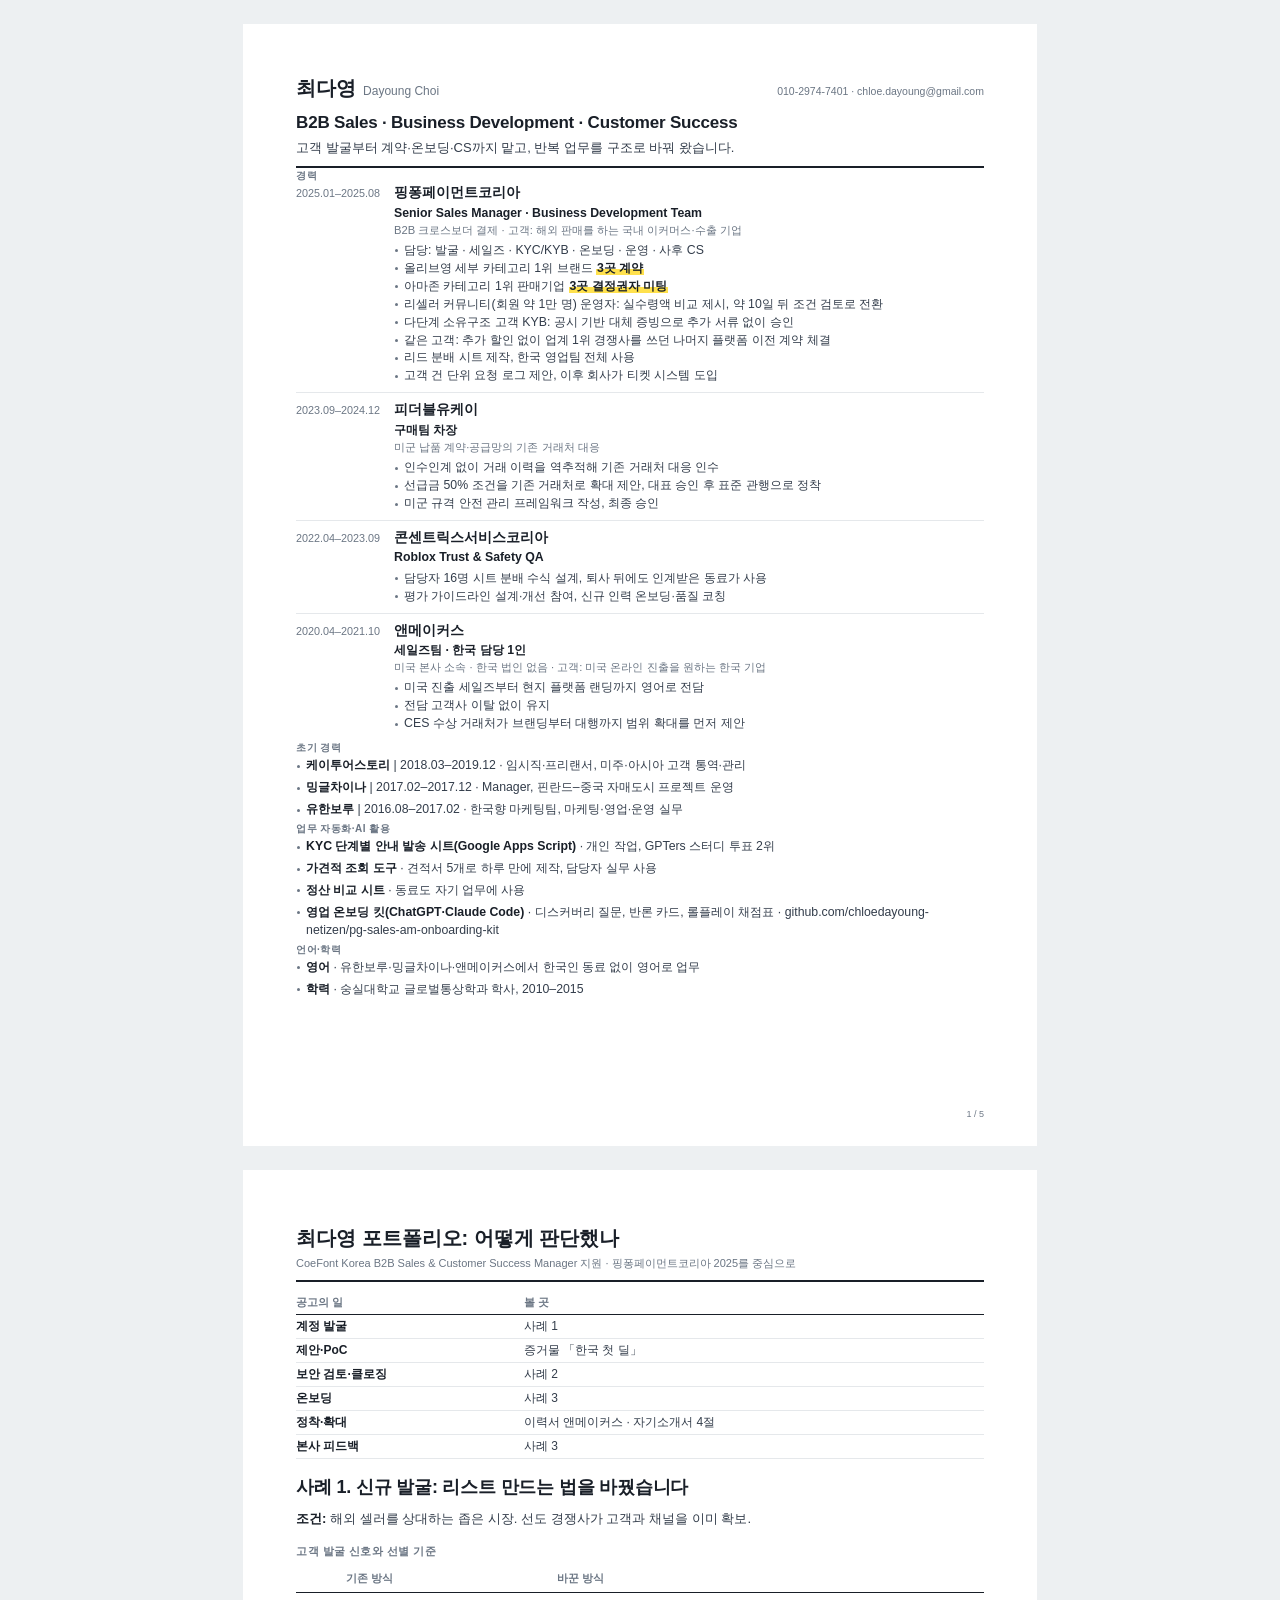
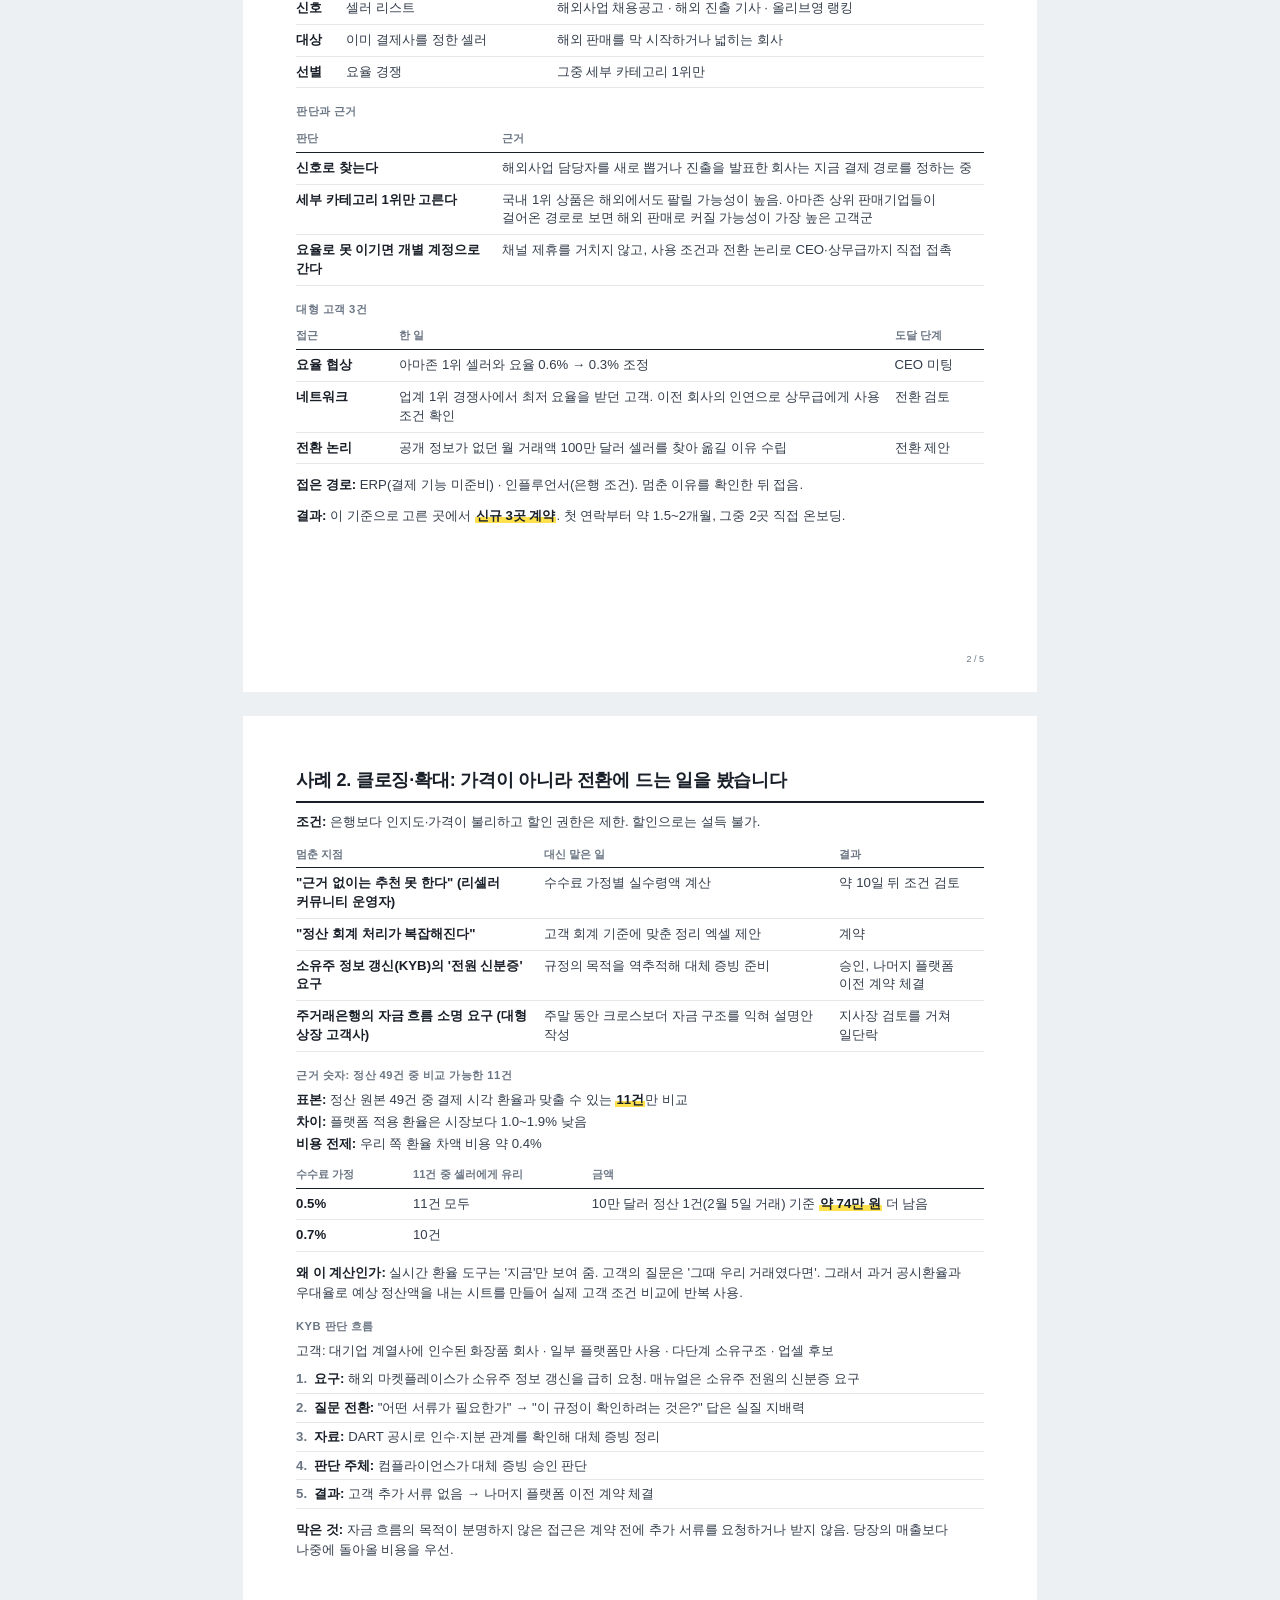
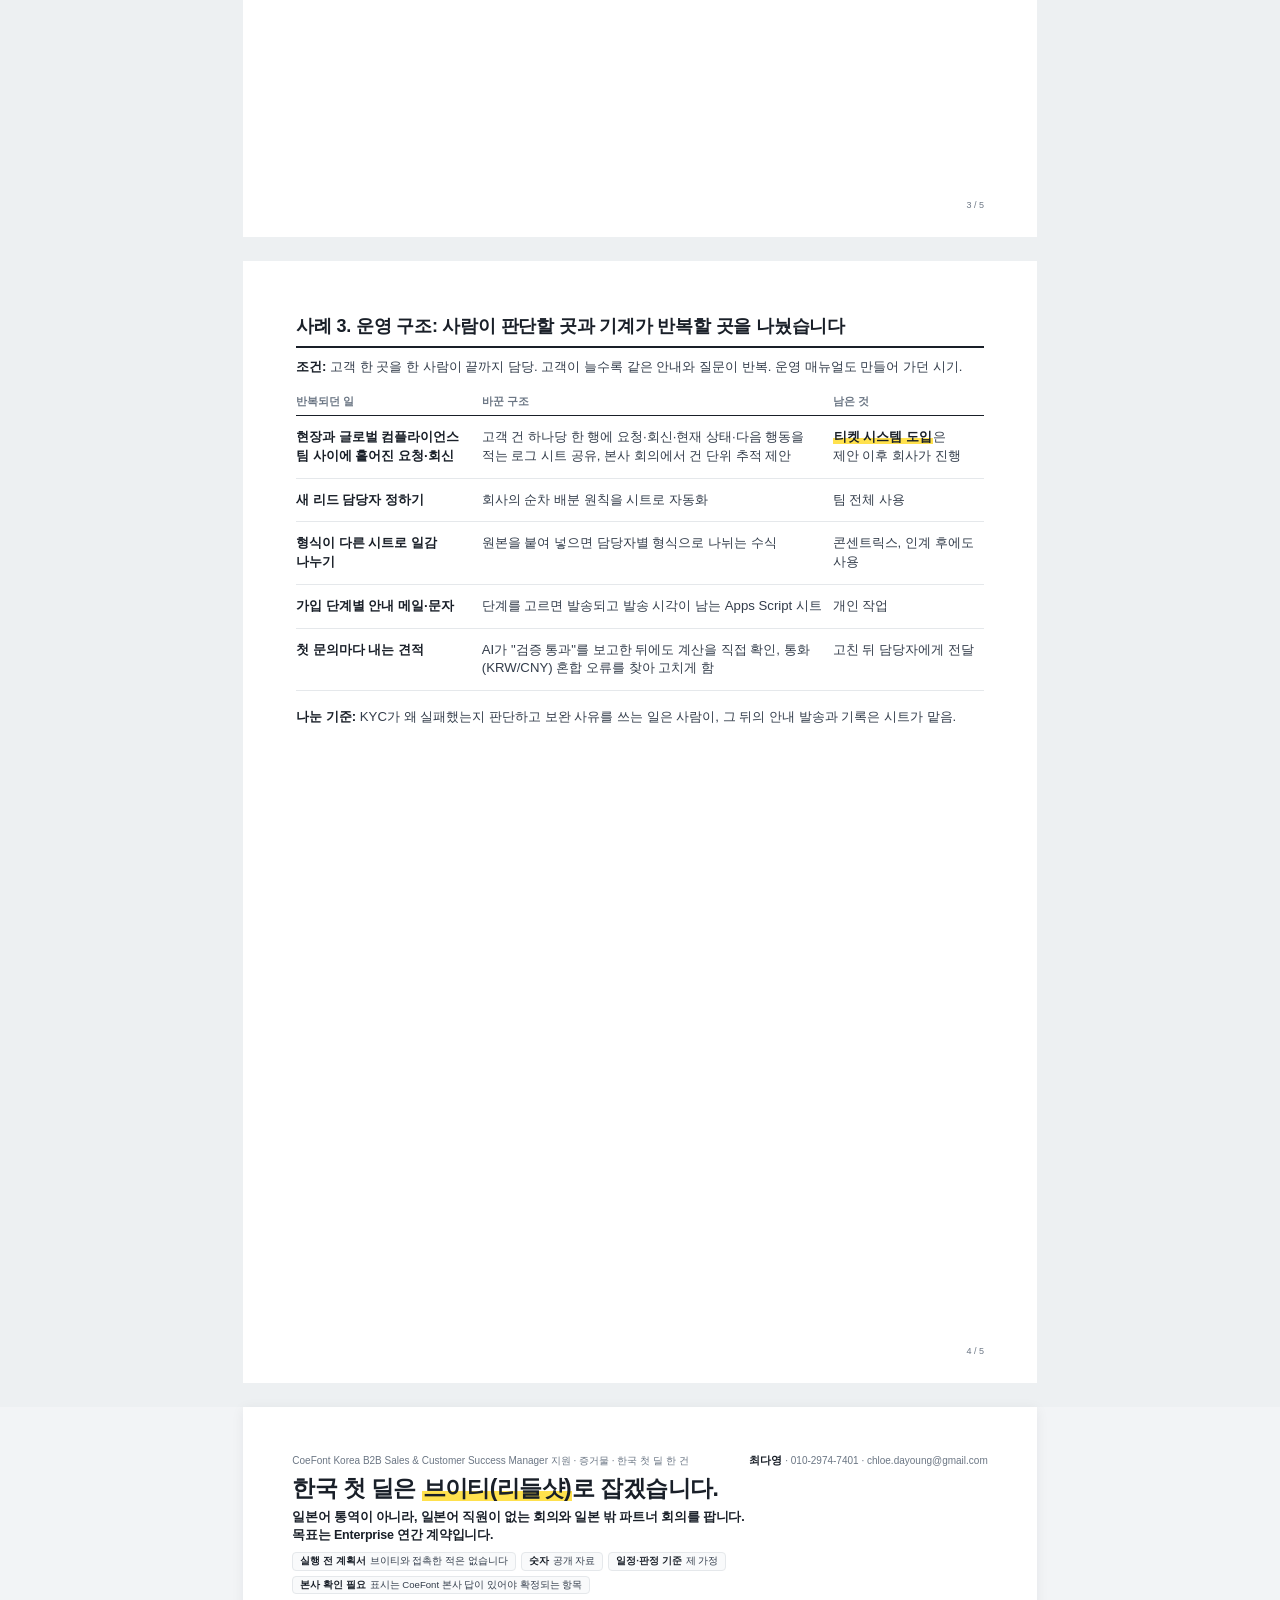
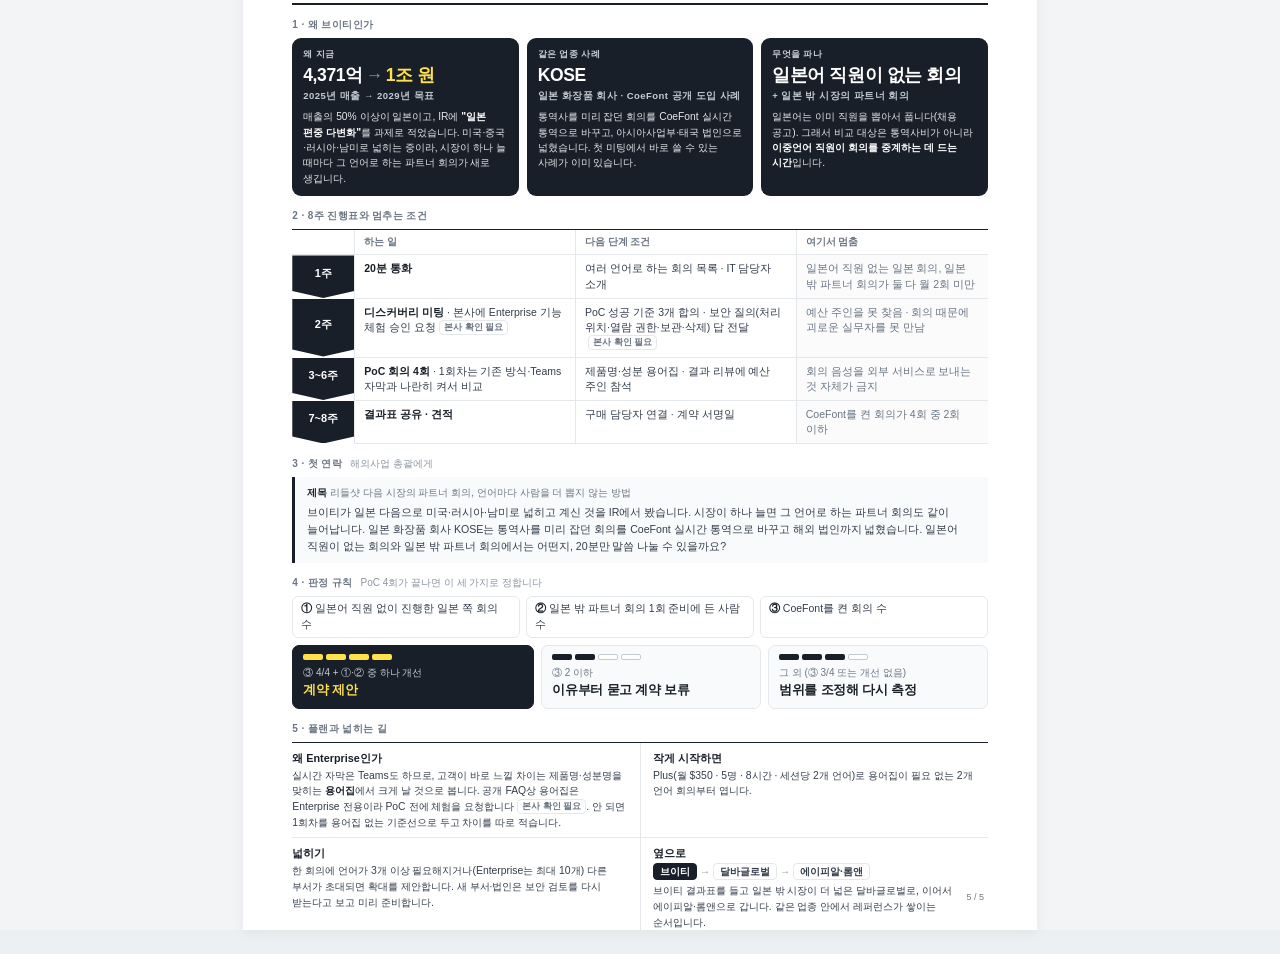
<file: coefont/통합_제출본_역할분리_v1.html>
<!doctype html><html lang="ko"><head><meta charset="utf-8"><meta name="viewport" content="width=device-width,initial-scale=1"><title>최다영 · CoeFont Korea 제출본</title>
<style>.d-ev{--ink:#191f28;--body:#333d4b;--muted:#6b7684;--faint:#8b95a1;--line:#e5e8eb;--tint:#f9fafb;--mark:#ffe14d;
  font-family:Pretendard,-apple-system,BlinkMacSystemFont,'Apple SD Gothic Neo','Malgun Gothic',sans-serif;color:var(--body);background:#f2f4f6;color-scheme:light}
.d-ev *{box-sizing:border-box;-webkit-print-color-adjust:exact;print-color-adjust:exact}
.d-ev{margin:0;font-size:11px;line-height:1.5;word-break:keep-all;overflow-wrap:anywhere;-webkit-font-smoothing:antialiased}
.d-ev h1,.d-ev h2,.d-ev h3,.d-ev p,.d-ev ul{margin:0}
.d-ev ul{padding:0;list-style:none}
.d-ev a{color:inherit}
.d-ev strong,.d-ev b{color:var(--ink)}
.d-ev mark{background:linear-gradient(transparent 60%,var(--mark) 60%);color:inherit;padding:0 1px}
.d-ev .sheet{width:210mm;height:297mm;margin:24px auto;padding:12mm 13mm 10mm;background:#fff;box-shadow:0 2px 12px #191f2810;display:flex;flex-direction:column;gap:12px;overflow:hidden}
.d-ev .label{font-size:10px;font-weight:700;letter-spacing:.04em;color:var(--muted);margin-bottom:6px;display:flex;align-items:baseline;gap:8px}
.d-ev .label em{font-style:normal;font-weight:500;letter-spacing:0;color:var(--faint)}
.d-ev .t{display:inline-block;font-size:9px;font-weight:600;border:1px solid var(--line);border-radius:4px;padding:0 4px;margin-left:3px;color:var(--muted);background:#fff;white-space:nowrap;vertical-align:1px;line-height:1.45}
.d-ev .top{padding-bottom:9px;border-bottom:2px solid var(--ink)}
.d-ev .toprow{display:flex;justify-content:space-between;align-items:baseline;gap:10px}
.d-ev .eyebrow{font-size:10px;color:var(--muted)}
.d-ev .who{font-size:10px;color:var(--muted);white-space:nowrap}
.d-ev .who strong{font-size:11px}
.d-ev h1{font-size:23px;line-height:1.3;font-weight:800;letter-spacing:-.6px;color:var(--ink);margin-top:5px}
.d-ev .sub{font-size:12.5px;font-weight:600;color:var(--ink);margin-top:4px;letter-spacing:-.2px;line-height:1.5}
.d-ev .honest{display:flex;flex-wrap:wrap;gap:5px;margin-top:7px}
.d-ev .honest span{font-size:9.6px;border:1px solid var(--line);background:var(--tint);border-radius:4px;padding:1px 7px;color:var(--body)}
.d-ev .honest span b{margin-right:4px}
.d-ev .hl{display:grid;grid-template-columns:repeat(3,1fr);gap:8px}
.d-ev .hl .c{background:var(--ink);color:#fff;border-radius:9px;padding:10px 11px}
.d-ev .hl .k{font-size:9.3px;font-weight:700;color:#c4cad2;letter-spacing:.04em}
.d-ev .hl .big{font-size:17.5px;line-height:1.25;font-weight:800;color:#fff;letter-spacing:-.4px;margin-top:3px}
.d-ev .hl .big .y{color:var(--mark)}
.d-ev .hl .big .ar{color:#8b95a1;font-weight:600;margin:0 3px}
.d-ev .hl .lab{font-size:9.5px;color:#c4cad2;margin-top:2px}
.d-ev .hl .d{font-size:10.3px;line-height:1.5;color:#e6e9ed;margin-top:6px}
.d-ev .hl .d b{color:#fff}
.d-ev .tl{display:grid;grid-template-columns:62px 1.15fr 1.15fr 1fr;border-top:1px solid var(--ink)}
.d-ev .tl>div{padding:6px 9px;border-bottom:1px solid var(--line);font-size:10.5px;line-height:1.45}
.d-ev .tl .hd{font-size:9.8px;font-weight:700;color:var(--muted);padding-top:5px;padding-bottom:5px}
.d-ev .tl .wk{background:var(--ink);color:#fff;font-weight:700;font-size:11px;display:flex;align-items:center;justify-content:center;border-bottom:0;margin-bottom:1px;clip-path:polygon(0 0,100% 0,100% calc(100% - 7px),50% 100%,0 calc(100% - 7px));padding-bottom:12px}
.d-ev .tl .stop{color:var(--muted);background:#fbfbfc}
.d-ev .tl>div:not(.wk):not(.hd.c0){border-left:1px solid var(--line)}
.d-ev .mail{background:var(--tint);border-left:3px solid var(--ink);padding:8px 12px;font-size:10.6px;line-height:1.6}
.d-ev .mail .meta{font-size:10px;color:var(--muted);margin-bottom:3px}
.d-ev .mail .meta b{color:var(--ink)}
.d-ev .metrics{font-size:10.5px;margin-bottom:7px;display:grid;grid-template-columns:repeat(3,1fr);gap:6px}
.d-ev .metrics span{background:#fff;border:1px solid var(--line);border-radius:6px;padding:4px 8px}
.d-ev .verdict{display:grid;grid-template-columns:1.1fr 1fr 1fr;gap:7px}
.d-ev .verdict .v{background:var(--tint);border-radius:7px;padding:8px 10px;border:1px solid var(--line)}
.d-ev .pips{display:flex;gap:3px;margin-bottom:5px}
.d-ev .pips i{width:20px;height:6px;border-radius:2px;background:var(--ink);display:inline-block}
.d-ev .pips i.o{background:#fff;border:1px solid #c4cad2}
.d-ev .verdict .if{font-size:10px;color:var(--muted)}
.d-ev .verdict .then{font-size:12.5px;font-weight:750;color:var(--ink);margin-top:1px;letter-spacing:-.2px}
.d-ev .verdict .v.go{background:var(--ink);border-color:var(--ink)}
.d-ev .verdict .v.go .if{color:#c4cad2}
.d-ev .verdict .v.go .then{color:var(--mark)}
.d-ev .verdict .v.go .pips i{background:var(--mark)}
.d-ev .plan{display:grid;grid-template-columns:1fr 1fr;border-top:1px solid var(--ink)}
.d-ev .plan>div{padding:7px 12px 7px 0;font-size:10.4px;line-height:1.5;border-bottom:1px solid var(--line)}
.d-ev .plan>div:nth-child(even){padding-left:12px;padding-right:0;border-left:1px solid var(--line)}
.d-ev .plan>div:nth-child(n+3){border-bottom:0}
.d-ev .plan h3{font-size:10.8px;font-weight:700;color:var(--ink);margin-bottom:2px}
.d-ev .plan .chain{display:flex;flex-wrap:wrap;align-items:center;gap:3px;margin:2px 0 3px}
.d-ev .plan .chain span{font-size:10px;font-weight:650;border:1px solid var(--line);border-radius:4px;padding:0 6px}
.d-ev .plan .chain span.on{background:var(--ink);color:#fff;border-color:var(--ink)}
.d-ev .plan .chain i{font-style:normal;color:var(--faint);font-size:10px}
.d-ev .src{margin-top:auto;font-size:8.6px;color:var(--faint);line-height:1.55;border-top:1px solid var(--line);padding-top:6px}
.d-ev .src a{text-decoration:underline}
/* 통합용 규격은 원본의 화면 여백을 유지한다. */
.d-cv .sheet,.d-pf .sheet,.d-ev .sheet{position:relative;width:210mm;height:297mm;min-height:297mm;break-inside:avoid}
.d-ev .sheet{padding:12mm 13mm 10mm}</style><style>
:root{--ink:#191f28;--body:#333d4b;--muted:#6b7684;--line:#e5e8eb;--tint:#f7f8fa;--mark:#ffe14d}
*{box-sizing:border-box;-webkit-print-color-adjust:exact;print-color-adjust:exact}
html{background:#edf0f2}
body{margin:0}
.d{font-family:Pretendard,-apple-system,BlinkMacSystemFont,'Apple SD Gothic Neo','Malgun Gothic',sans-serif;color:var(--body);line-height:1.5;word-break:keep-all;overflow-wrap:anywhere;-webkit-font-smoothing:antialiased}
.d h1,.d h2,.d h3,.d p,.d ul,.d ol{margin:0}
.d ul,.d ol{padding:0;list-style:none}
.d a{color:inherit;text-decoration:none}
.d mark{background:linear-gradient(transparent 60%,var(--mark) 60%);color:var(--ink);font-weight:700;padding:0 1px}
.sheet{position:relative}
.d .sheet{width:210mm;height:296.8mm;margin:24px auto;background:#fff;overflow:hidden;padding:13mm 14mm 12mm}
.pg{position:absolute;right:14mm;bottom:6.5mm;font-size:9px;color:var(--muted);font-family:Pretendard,-apple-system,'Apple SD Gothic Neo',sans-serif}

/* 이력서 */
.cv{font-size:12.3px}
.cv .top{border-bottom:2px solid var(--ink);padding-bottom:9px}
.cv .row1{display:flex;justify-content:space-between;align-items:baseline;gap:12px}
.cv h1{font-size:20px;font-weight:700;color:var(--ink)}
.cv h1 small{font-size:12px;font-weight:500;color:var(--muted);margin-left:7px}
.cv .contact{font-size:10.5px;color:var(--muted)}
.cv .pos{font-size:17px;font-weight:750;color:var(--ink);letter-spacing:-.2px;margin-top:7px}
.cv .sum{font-size:13px;margin-top:2px}
.lab{font-size:10px;font-weight:700;letter-spacing:.05em;color:var(--muted);margin:12px 0 5px}
.job{display:grid;grid-template-columns:88px 1fr;column-gap:10px;padding:7px 0;border-top:1px solid var(--line)}
.lab + .job{border-top:0;padding-top:0}
.job .when{font-size:10.8px;color:var(--muted);padding-top:2px;white-space:nowrap}
.job h3{font-size:13.6px;font-weight:700;color:var(--ink)}
.job .title{font-weight:600;color:var(--ink)}
.job .ctx{font-size:11.2px;color:var(--muted)}
.job ul{margin-top:3px}
.cv li{position:relative;padding-left:10px;line-height:1.46}
.cv li::before{content:"";position:absolute;left:1px;top:.62em;width:3px;height:3px;border-radius:50%;background:var(--muted)}
.cv .flat li{padding:2px 0 2px 10px}
.cv .flat li::before{top:calc(.62em + 2px)}
.cv .flat b{color:var(--ink);font-weight:600}

/* 포트폴리오 */
.pf{font-size:13.2px}
.pf .sheet{padding:14mm 14mm 13mm}
.pf h1{font-size:20px;font-weight:700;color:var(--ink)}
.pf .sub{font-size:11px;color:var(--muted);margin-top:2px;padding-bottom:9px;border-bottom:2px solid var(--ink)}
.pf h2{font-size:18px;font-weight:750;color:var(--ink);letter-spacing:-.2px;line-height:1.35;padding-bottom:8px;border-bottom:2px solid var(--ink)}
.pf .first h2{border-bottom:0;margin-top:16px;padding-bottom:0}
.pf h3{font-size:11.2px;font-weight:700;letter-spacing:.04em;color:var(--muted);margin:15px 0 6px}
.pf .cond{margin-top:9px}
.pf .cond b,.pf .note b,.pf .kv b,.pf .steps b{color:var(--ink);font-weight:700}
.pf .note{margin-top:11px}
.pf table{width:100%;border-collapse:collapse;line-height:1.42}
.pf th{font-size:11.2px;font-weight:600;color:var(--muted);text-align:left;padding:5px 8px 5px 0;border-bottom:1px solid var(--ink);vertical-align:bottom}
.pf td{padding:6px 10px 6px 0;border-bottom:1px solid var(--line);vertical-align:top}
.pf td:first-child{color:var(--ink);font-weight:600}
.pf .map th,.pf .map td{padding:3px 8px 3px 0}
.pf .map{margin-top:10px;font-size:12px}
.pf .kv li{padding:1px 0}
.pf .steps li{display:grid;grid-template-columns:18px 1fr;padding:4px 0;border-bottom:1px solid var(--line)}
.pf .steps .n{color:var(--muted);font-weight:600}
.pf .cust{margin-bottom:5px}
.pf .wide td,.pf .wide th{padding-top:12px;padding-bottom:12px}
.pf .wide th{padding-top:5px;padding-bottom:5px}

@page{size:A4;margin:0}
@media print{html,body{background:#fff}
 .d .sheet,.d-ev .sheet{margin:0!important;box-shadow:none!important;height:296.8mm!important;break-after:page;break-inside:avoid}
 .d-ev .sheet{break-after:auto}}
@media screen and (max-width:820px){.d .sheet,.d-ev .sheet{width:100%;height:auto;margin:0 0 12px;padding:16px;overflow:visible}.pg{position:static;display:block;text-align:right;margin-top:10px}.job{grid-template-columns:1fr}.pf table{font-size:11px}}
</style></head><body>
<div class="d cv"><article class="sheet" id="cv">
<header class="top">
 <div class="row1"><h1>최다영<small>Dayoung Choi</small></h1><p class="contact">010-2974-7401 · chloe.dayoung@gmail.com</p></div>
 <p class="pos">B2B Sales · Business Development · Customer Success</p>
 <p class="sum">고객 발굴부터 계약·온보딩·CS까지 맡고, 반복 업무를 구조로 바꿔 왔습니다.</p>
</header>
<p class="lab">경력</p>
<section class="job"><p class="when">2025.01–2025.08</p><div>
 <h3>핑퐁페이먼트코리아</h3>
 <p class="title">Senior Sales Manager · Business Development Team</p>
 <p class="ctx">B2B 크로스보더 결제 · 고객: 해외 판매를 하는 국내 이커머스·수출 기업</p>
 <ul>
 <li>담당: 발굴 · 세일즈 · KYC/KYB · 온보딩 · 운영 · 사후 CS</li>
 <li>올리브영 세부 카테고리 1위 브랜드 <mark>3곳 계약</mark></li>
 <li>아마존 카테고리 1위 판매기업 <mark>3곳 결정권자 미팅</mark></li>
 <li>리셀러 커뮤니티(회원 약 1만 명) 운영자: 실수령액 비교 제시, 약 10일 뒤 조건 검토로 전환</li>
 <li>다단계 소유구조 고객 KYB: 공시 기반 대체 증빙으로 추가 서류 없이 승인</li>
 <li>같은 고객: 추가 할인 없이 업계 1위 경쟁사를 쓰던 나머지 플랫폼 이전 계약 체결</li>
 <li>리드 분배 시트 제작, 한국 영업팀 전체 사용</li>
 <li>고객 건 단위 요청 로그 제안, 이후 회사가 티켓 시스템 도입</li>
 </ul></div></section>
<section class="job"><p class="when">2023.09–2024.12</p><div>
 <h3>피더블유케이</h3>
 <p class="title">구매팀 차장</p>
 <p class="ctx">미군 납품 계약·공급망의 기존 거래처 대응</p>
 <ul>
 <li>인수인계 없이 거래 이력을 역추적해 기존 거래처 대응 인수</li>
 <li>선급금 50% 조건을 기존 거래처로 확대 제안, 대표 승인 후 표준 관행으로 정착</li>
 <li>미군 규격 안전 관리 프레임워크 작성, 최종 승인</li>
 </ul></div></section>
<section class="job"><p class="when">2022.04–2023.09</p><div>
 <h3>콘센트릭스서비스코리아</h3>
 <p class="title">Roblox Trust &amp; Safety QA</p>
 <ul>
 <li>담당자 16명 시트 분배 수식 설계, 퇴사 뒤에도 인계받은 동료가 사용</li>
 <li>평가 가이드라인 설계·개선 참여, 신규 인력 온보딩·품질 코칭</li>
 </ul></div></section>
<section class="job"><p class="when">2020.04–2021.10</p><div>
 <h3>앤메이커스</h3>
 <p class="title">세일즈팀 · 한국 담당 1인</p>
 <p class="ctx">미국 본사 소속 · 한국 법인 없음 · 고객: 미국 온라인 진출을 원하는 한국 기업</p>
 <ul>
 <li>미국 진출 세일즈부터 현지 플랫폼 랜딩까지 영어로 전담</li>
 <li>전담 고객사 이탈 없이 유지</li>
 <li>CES 수상 거래처가 브랜딩부터 대행까지 범위 확대를 먼저 제안</li>
 </ul></div></section>
<p class="lab">초기 경력</p>
<ul class="flat">
 <li><b>케이투어스토리</b> | 2018.03–2019.12 · 임시직·프리랜서, 미주·아시아 고객 통역·관리</li>
 <li><b>밍글차이나</b> | 2017.02–2017.12 · Manager, 핀란드–중국 자매도시 프로젝트 운영</li>
 <li><b>유한보루</b> | 2016.08–2017.02 · 한국향 마케팅팀, 마케팅·영업·운영 실무</li>
</ul>
<p class="lab">업무 자동화·AI 활용</p>
<ul class="flat">
 <li><b>KYC 단계별 안내 발송 시트(Google Apps Script)</b> · 개인 작업, GPTers 스터디 투표 2위</li>
 <li><b>가견적 조회 도구</b> · 견적서 5개로 하루 만에 제작, 담당자 실무 사용</li>
 <li><b>정산 비교 시트</b> · 동료도 자기 업무에 사용</li>
 <li><b>영업 온보딩 킷(ChatGPT·Claude Code)</b> · 디스커버리 질문, 반론 카드, 롤플레이 채점표 · <a href="https://github.com/chloedayoung-netizen/pg-sales-am-onboarding-kit">github.com/chloedayoung-netizen/pg-sales-am-onboarding-kit</a></li>
</ul>
<p class="lab">언어·학력</p>
<ul class="flat">
 <li><b>영어</b> · 유한보루·밍글차이나·앤메이커스에서 한국인 동료 없이 영어로 업무</li>
 <li><b>학력</b> · 숭실대학교 글로벌통상학과 학사, 2010–2015</li>
</ul>
<span class="pg">1 / 5</span>
</article></div>

<div class="d pf">
<article class="sheet first" id="case1">
<h1>최다영 포트폴리오: 어떻게 판단했나</h1>
<p class="sub">CoeFont Korea B2B Sales &amp; Customer Success Manager 지원 · 핑퐁페이먼트코리아 2025를 중심으로</p>
<table class="map"><thead><tr><th>공고의 일</th><th>볼 곳</th></tr></thead><tbody>
<tr><td>계정 발굴</td><td><a href="#case1">사례 1</a></td></tr>
<tr><td>제안·PoC</td><td><a href="#evidence">증거물 「한국 첫 딜」</a></td></tr>
<tr><td>보안 검토·클로징</td><td><a href="#case2">사례 2</a></td></tr>
<tr><td>온보딩</td><td><a href="#case3">사례 3</a></td></tr>
<tr><td>정착·확대</td><td><a href="#cv">이력서 앤메이커스</a> · 자기소개서 4절</td></tr>
<tr><td>본사 피드백</td><td><a href="#case3">사례 3</a></td></tr>
</tbody></table>

<h2>사례 1. 신규 발굴: 리스트 만드는 법을 바꿨습니다</h2>
<p class="cond"><b>조건:</b> 해외 셀러를 상대하는 좁은 시장. 선도 경쟁사가 고객과 채널을 이미 확보.</p>

<h3>고객 발굴 신호와 선별 기준</h3>
<table><thead><tr><th></th><th>기존 방식</th><th>바꾼 방식</th></tr></thead><tbody>
<tr><td>신호</td><td>셀러 리스트</td><td>해외사업 채용공고 · 해외 진출 기사 · 올리브영 랭킹</td></tr>
<tr><td>대상</td><td>이미 결제사를 정한 셀러</td><td>해외 판매를 막 시작하거나 넓히는 회사</td></tr>
<tr><td>선별</td><td>요율 경쟁</td><td>그중 세부 카테고리 1위만</td></tr>
</tbody></table>

<h3>판단과 근거</h3>
<table><thead><tr><th style="width:30%">판단</th><th>근거</th></tr></thead><tbody>
<tr><td>신호로 찾는다</td><td>해외사업 담당자를 새로 뽑거나 진출을 발표한 회사는 지금 결제 경로를 정하는 중</td></tr>
<tr><td>세부 카테고리 1위만 고른다</td><td>국내 1위 상품은 해외에서도 팔릴 가능성이 높음. 아마존 상위 판매기업들이 걸어온 경로로 보면 해외 판매로 커질 가능성이 가장 높은 고객군</td></tr>
<tr><td>요율로 못 이기면 개별 계정으로 간다</td><td>채널 제휴를 거치지 않고, 사용 조건과 전환 논리로 CEO·상무급까지 직접 접촉</td></tr>
</tbody></table>

<h3>대형 고객 3건</h3>
<table><thead><tr><th style="width:15%">접근</th><th>한 일</th><th style="width:13%">도달 단계</th></tr></thead><tbody>
<tr><td>요율 협상</td><td>아마존 1위 셀러와 요율 0.6% → 0.3% 조정</td><td>CEO 미팅</td></tr>
<tr><td>네트워크</td><td>업계 1위 경쟁사에서 최저 요율을 받던 고객. 이전 회사의 인연으로 상무급에게 사용 조건 확인</td><td>전환 검토</td></tr>
<tr><td>전환 논리</td><td>공개 정보가 없던 월 거래액 100만 달러 셀러를 찾아 옮길 이유 수립</td><td>전환 제안</td></tr>
</tbody></table>

<p class="note"><b>접은 경로:</b> ERP(결제 기능 미준비) · 인플루언서(은행 조건). 멈춘 이유를 확인한 뒤 접음.</p>
<p class="note"><b>결과:</b> 이 기준으로 고른 곳에서 <mark>신규 3곳 계약</mark>. 첫 연락부터 약 1.5~2개월, 그중 2곳 직접 온보딩.</p>
<span class="pg">2 / 5</span>
</article>

<article class="sheet" id="case2">
<h2>사례 2. 클로징·확대: 가격이 아니라 전환에 드는 일을 봤습니다</h2>
<p class="cond"><b>조건:</b> 은행보다 인지도·가격이 불리하고 할인 권한은 제한. 할인으로는 설득 불가.</p>
<table style="margin-top:10px"><thead><tr><th style="width:36%">멈춘 지점</th><th>대신 맡은 일</th><th style="width:21%">결과</th></tr></thead><tbody>
<tr><td>"근거 없이는 추천 못 한다" (리셀러 커뮤니티 운영자)</td><td>수수료 가정별 실수령액 계산</td><td>약 10일 뒤 조건 검토</td></tr>
<tr><td>"정산 회계 처리가 복잡해진다"</td><td>고객 회계 기준에 맞춘 정리 엑셀 제안</td><td>계약</td></tr>
<tr><td>소유주 정보 갱신(KYB)의 '전원 신분증' 요구</td><td>규정의 목적을 역추적해 대체 증빙 준비</td><td>승인, 나머지 플랫폼 이전 계약 체결</td></tr>
<tr><td>주거래은행의 자금 흐름 소명 요구 (대형 상장 고객사)</td><td>주말 동안 크로스보더 자금 구조를 익혀 설명안 작성</td><td>지사장 검토를 거쳐 일단락</td></tr>
</tbody></table>

<h3>근거 숫자: 정산 49건 중 비교 가능한 11건</h3>
<ul class="kv">
<li><b>표본:</b> 정산 원본 49건 중 결제 시각 환율과 맞출 수 있는 <mark>11건</mark>만 비교</li>
<li><b>차이:</b> 플랫폼 적용 환율은 시장보다 1.0~1.9% 낮음</li>
<li><b>비용 전제:</b> 우리 쪽 환율 차액 비용 약 0.4%</li>
</ul>
<table style="margin-top:7px"><thead><tr><th style="width:17%">수수료 가정</th><th style="width:26%">11건 중 셀러에게 유리</th><th>금액</th></tr></thead><tbody>
<tr><td>0.5%</td><td>11건 모두</td><td>10만 달러 정산 1건(2월 5일 거래) 기준 <mark>약 74만 원</mark> 더 남음</td></tr>
<tr><td>0.7%</td><td>10건</td><td></td></tr>
</tbody></table>
<p class="note"><b>왜 이 계산인가:</b> 실시간 환율 도구는 '지금'만 보여 줌. 고객의 질문은 '그때 우리 거래였다면'. 그래서 과거 공시환율과 우대율로 예상 정산액을 내는 시트를 만들어 실제 고객 조건 비교에 반복 사용.</p>

<h3>KYB 판단 흐름</h3>
<p class="cust">고객: 대기업 계열사에 인수된 화장품 회사 · 일부 플랫폼만 사용 · 다단계 소유구조 · 업셀 후보</p>
<ol class="steps">
<li><span class="n">1.</span><span><b>요구:</b> 해외 마켓플레이스가 소유주 정보 갱신을 급히 요청. 매뉴얼은 소유주 전원의 신분증 요구</span></li>
<li><span class="n">2.</span><span><b>질문 전환:</b> "어떤 서류가 필요한가" → "이 규정이 확인하려는 것은?" 답은 실질 지배력</span></li>
<li><span class="n">3.</span><span><b>자료:</b> DART 공시로 인수·지분 관계를 확인해 대체 증빙 정리</span></li>
<li><span class="n">4.</span><span><b>판단 주체:</b> 컴플라이언스가 대체 증빙 승인 판단</span></li>
<li><span class="n">5.</span><span><b>결과:</b> 고객 추가 서류 없음 → 나머지 플랫폼 이전 계약 체결</span></li>
</ol>
<p class="note"><b>막은 것:</b> 자금 흐름의 목적이 분명하지 않은 접근은 계약 전에 추가 서류를 요청하거나 받지 않음. 당장의 매출보다 나중에 돌아올 비용을 우선.</p>
<span class="pg">3 / 5</span>
</article>

<article class="sheet" id="case3">
<h2>사례 3. 운영 구조: 사람이 판단할 곳과 기계가 반복할 곳을 나눴습니다</h2>
<p class="cond"><b>조건:</b> 고객 한 곳을 한 사람이 끝까지 담당. 고객이 늘수록 같은 안내와 질문이 반복. 운영 매뉴얼도 만들어 가던 시기.</p>
<table class="wide" style="margin-top:12px"><thead><tr><th style="width:27%">반복되던 일</th><th>바꾼 구조</th><th style="width:22%">남은 것</th></tr></thead><tbody>
<tr><td>현장과 글로벌 컴플라이언스 팀 사이에 흩어진 요청·회신</td><td>고객 건 하나당 한 행에 요청·회신·현재 상태·다음 행동을 적는 로그 시트 공유, 본사 회의에서 건 단위 추적 제안</td><td><mark>티켓 시스템 도입</mark>은 제안 이후 회사가 진행</td></tr>
<tr><td>새 리드 담당자 정하기</td><td>회사의 순차 배분 원칙을 시트로 자동화</td><td>팀 전체 사용</td></tr>
<tr><td>형식이 다른 시트로 일감 나누기</td><td>원본을 붙여 넣으면 담당자별 형식으로 나뉘는 수식</td><td>콘센트릭스, 인계 후에도 사용</td></tr>
<tr><td>가입 단계별 안내 메일·문자</td><td>단계를 고르면 발송되고 발송 시각이 남는 Apps Script 시트</td><td>개인 작업</td></tr>
<tr><td>첫 문의마다 내는 견적</td><td>AI가 "검증 통과"를 보고한 뒤에도 계산을 직접 확인, 통화(KRW/CNY) 혼합 오류를 찾아 고치게 함</td><td>고친 뒤 담당자에게 전달</td></tr>
</tbody></table>
<p class="note" style="margin-top:16px"><b>나눈 기준:</b> KYC가 왜 실패했는지 판단하고 보완 사유를 쓰는 일은 사람이, 그 뒤의 안내 발송과 기록은 시트가 맡음.</p>
<span class="pg">4 / 5</span>
</article>
</div>
<div class="d-ev"><article class="sheet" id="evidence">

  <header class="top">
    <div class="toprow">
      <p class="eyebrow">CoeFont Korea B2B Sales &amp; Customer Success Manager 지원 · 증거물 · 한국 첫 딜 한 건</p>
      <p class="who"><strong>최다영</strong> · 010-2974-7401 · chloe.dayoung@gmail.com</p>
    </div>
    <h1>한국 첫 딜은 <mark>브이티(리들샷)</mark>로 잡겠습니다.</h1>
    <p class="sub">일본어 통역이 아니라, 일본어 직원이 없는 회의와 일본 밖 파트너 회의를 팝니다.<br>목표는 Enterprise 연간 계약입니다.</p>
    <p class="honest"><span><b>실행 전 계획서</b>브이티와 접촉한 적은 없습니다</span><span><b>숫자</b>공개 자료</span><span><b>일정·판정 기준</b>제 가정</span><span><b>본사 확인 필요</b>표시는 CoeFont 본사 답이 있어야 확정되는 항목</span></p>
  </header>

  <section>
    <h2 class="label">1 · 왜 브이티인가</h2>
    <div class="hl">
      <div class="c">
        <p class="k">왜 지금</p>
        <p class="big">4,371억<span class="ar">→</span><span class="y">1조 원</span></p>
        <p class="lab">2025년 매출 → 2029년 목표</p>
        <p class="d">매출의 50% 이상이 일본이고, IR에 <b>"일본 편중 다변화"</b>를 과제로 적었습니다. 미국·중국·러시아·남미로 넓히는 중이라, 시장이 하나 늘 때마다 그 언어로 하는 파트너 회의가 새로 생깁니다.</p>
      </div>
      <div class="c">
        <p class="k">같은 업종 사례</p>
        <p class="big">KOSE</p>
        <p class="lab">일본 화장품 회사 · CoeFont 공개 도입 사례</p>
        <p class="d">통역사를 미리 잡던 회의를 CoeFont 실시간 통역으로 바꾸고, 아시아사업부·태국 법인으로 넓혔습니다. 첫 미팅에서 바로 쓸 수 있는 사례가 이미 있습니다.</p>
      </div>
      <div class="c">
        <p class="k">무엇을 파나</p>
        <p class="big">일본어 직원이 없는 회의</p>
        <p class="lab">+ 일본 밖 시장의 파트너 회의</p>
        <p class="d">일본어는 이미 직원을 뽑아서 풉니다(채용 공고). 그래서 비교 대상은 통역사비가 아니라 <b>이중언어 직원이 회의를 중계하는 데 드는 시간</b>입니다.</p>
      </div>
    </div>
  </section>

  <section>
    <h2 class="label">2 · 8주 진행표와 멈추는 조건</h2>
    <div class="tl">
      <div class="hd c0"></div><div class="hd">하는 일</div><div class="hd">다음 단계 조건</div><div class="hd">여기서 멈춤</div>
      <div class="wk">1주</div>
      <div><b>20분 통화</b></div>
      <div>여러 언어로 하는 회의 목록 · IT 담당자 소개</div>
      <div class="stop">일본어 직원 없는 일본 회의, 일본 밖 파트너 회의가 둘 다 월 2회 미만</div>
      <div class="wk">2주</div>
      <div><b>디스커버리 미팅</b> · 본사에 Enterprise 기능 체험 승인 요청<span class="t">본사 확인 필요</span></div>
      <div>PoC 성공 기준 3개 합의 · 보안 질의(처리 위치·열람 권한·보관·삭제) 답 전달<span class="t">본사 확인 필요</span></div>
      <div class="stop">예산 주인을 못 찾음 · 회의 때문에 괴로운 실무자를 못 만남</div>
      <div class="wk">3~6주</div>
      <div><b>PoC 회의 4회</b> · 1회차는 기존 방식·Teams 자막과 나란히 켜서 비교</div>
      <div>제품명·성분 용어집 · 결과 리뷰에 예산 주인 참석</div>
      <div class="stop">회의 음성을 외부 서비스로 보내는 것 자체가 금지</div>
      <div class="wk">7~8주</div>
      <div><b>결과표 공유 · 견적</b></div>
      <div>구매 담당자 연결 · 계약 서명일</div>
      <div class="stop">CoeFont를 켠 회의가 4회 중 2회 이하</div>
    </div>
  </section>

  <section>
    <h2 class="label">3 · 첫 연락 <em>해외사업 총괄에게</em></h2>
    <div class="mail">
      <p class="meta"><b>제목</b> 리들샷 다음 시장의 파트너 회의, 언어마다 사람을 더 뽑지 않는 방법</p>
      <p>브이티가 일본 다음으로 미국·러시아·남미로 넓히고 계신 것을 IR에서 봤습니다. 시장이 하나 늘면 그 언어로 하는 파트너 회의도 같이 늘어납니다. 일본 화장품 회사 KOSE는 통역사를 미리 잡던 회의를 CoeFont 실시간 통역으로 바꾸고 해외 법인까지 넓혔습니다. 일본어 직원이 없는 회의와 일본 밖 파트너 회의에서는 어떤지, 20분만 말씀 나눌 수 있을까요?</p>
    </div>
  </section>

  <section>
    <h2 class="label">4 · 판정 규칙 <em>PoC 4회가 끝나면 이 세 가지로 정합니다</em></h2>
    <p class="metrics"><span><b>①</b> 일본어 직원 없이 진행한 일본 쪽 회의 수</span><span><b>②</b> 일본 밖 파트너 회의 1회 준비에 든 사람 수</span><span><b>③</b> CoeFont를 켠 회의 수</span></p>
    <div class="verdict">
      <div class="v go"><div class="pips"><i></i><i></i><i></i><i></i></div><p class="if">③ 4/4 + ①·② 중 하나 개선</p><p class="then">계약 제안</p></div>
      <div class="v"><div class="pips"><i></i><i></i><i class="o"></i><i class="o"></i></div><p class="if">③ 2 이하</p><p class="then">이유부터 묻고 계약 보류</p></div>
      <div class="v"><div class="pips"><i></i><i></i><i></i><i class="o"></i></div><p class="if">그 외 (③ 3/4 또는 개선 없음)</p><p class="then">범위를 조정해 다시 측정</p></div>
    </div>
  </section>

  <section>
    <h2 class="label">5 · 플랜과 넓히는 길</h2>
    <div class="plan">
      <div><h3>왜 Enterprise인가</h3><p>실시간 자막은 Teams도 하므로, 고객이 바로 느낄 차이는 제품명·성분명을 맞히는 <b>용어집</b>에서 크게 날 것으로 봅니다. 공개 FAQ상 용어집은 Enterprise 전용이라 PoC 전에 체험을 요청합니다<span class="t">본사 확인 필요</span>. 안 되면 1회차를 용어집 없는 기준선으로 두고 차이를 따로 적습니다.</p></div>
      <div><h3>작게 시작하면</h3><p>Plus(월 $350 · 5명 · 8시간 · 세션당 2개 언어)로 용어집이 필요 없는 2개 언어 회의부터 엽니다.</p></div>
      <div><h3>넓히기</h3><p>한 회의에 언어가 3개 이상 필요해지거나(Enterprise는 최대 10개) 다른 부서가 초대되면 확대를 제안합니다. 새 부서·법인은 보안 검토를 다시 받는다고 보고 미리 준비합니다.</p></div>
      <div><h3>옆으로</h3><div class="chain"><span class="on">브이티</span><i>→</i><span>달바글로벌</span><i>→</i><span>에이피알·롬앤</span></div><p>브이티 결과표를 들고 일본 밖 시장이 더 넓은 달바글로벌로, 이어서 에이피알·롬앤으로 갑니다. 같은 업종 안에서 레퍼런스가 쌓이는 순서입니다.</p></div>
    </div>
  </section>

  <p class="src">출처: 브이티 <a href="https://www.hankyung.com/article/202604296131i">한국경제 2026-04-29</a> · <a href="https://file.alphasquare.co.kr/media/pdfs/company-ir/20250813%EB%B8%8C%EC%9D%B4%ED%8B%B0_2025%EB%85%84_%EB%B0%98%EA%B8%B0_%EA%B2%BD%EC%98%81%EC%8B%A4%EC%A0%81_%EB%B0%9C%ED%91%9C.pdf">2025 반기 IR</a> · <a href="https://career.rememberapp.co.kr/job/posting/280318">채용 공고</a> / 달바글로벌 <a href="https://www.finance-scope.com/article/view/scp202511110023">파이낸스스코프 2025-11</a> / CoeFont <a href="https://coefont.cloud/">요금</a> · <a href="https://coefont.cloud/faq/en">FAQ</a> · <a href="https://prtimes.jp/main/html/rd/p/000000129.000078329.html">KOSE 사례</a> / <a href="https://support.microsoft.com/en-us/office/use-live-captions-in-a-microsoft-teams-meeting-4be2d304-f675-4b57-8347-cbd000a21260">Teams 번역 자막</a> · 공개 자료 수집은 제가 만든 Claude Code 분석 도구로 했고, 고른 기준과 판정은 직접 했습니다.</p>
<span class="pg">5 / 5</span></article></div></body></html>
</file>
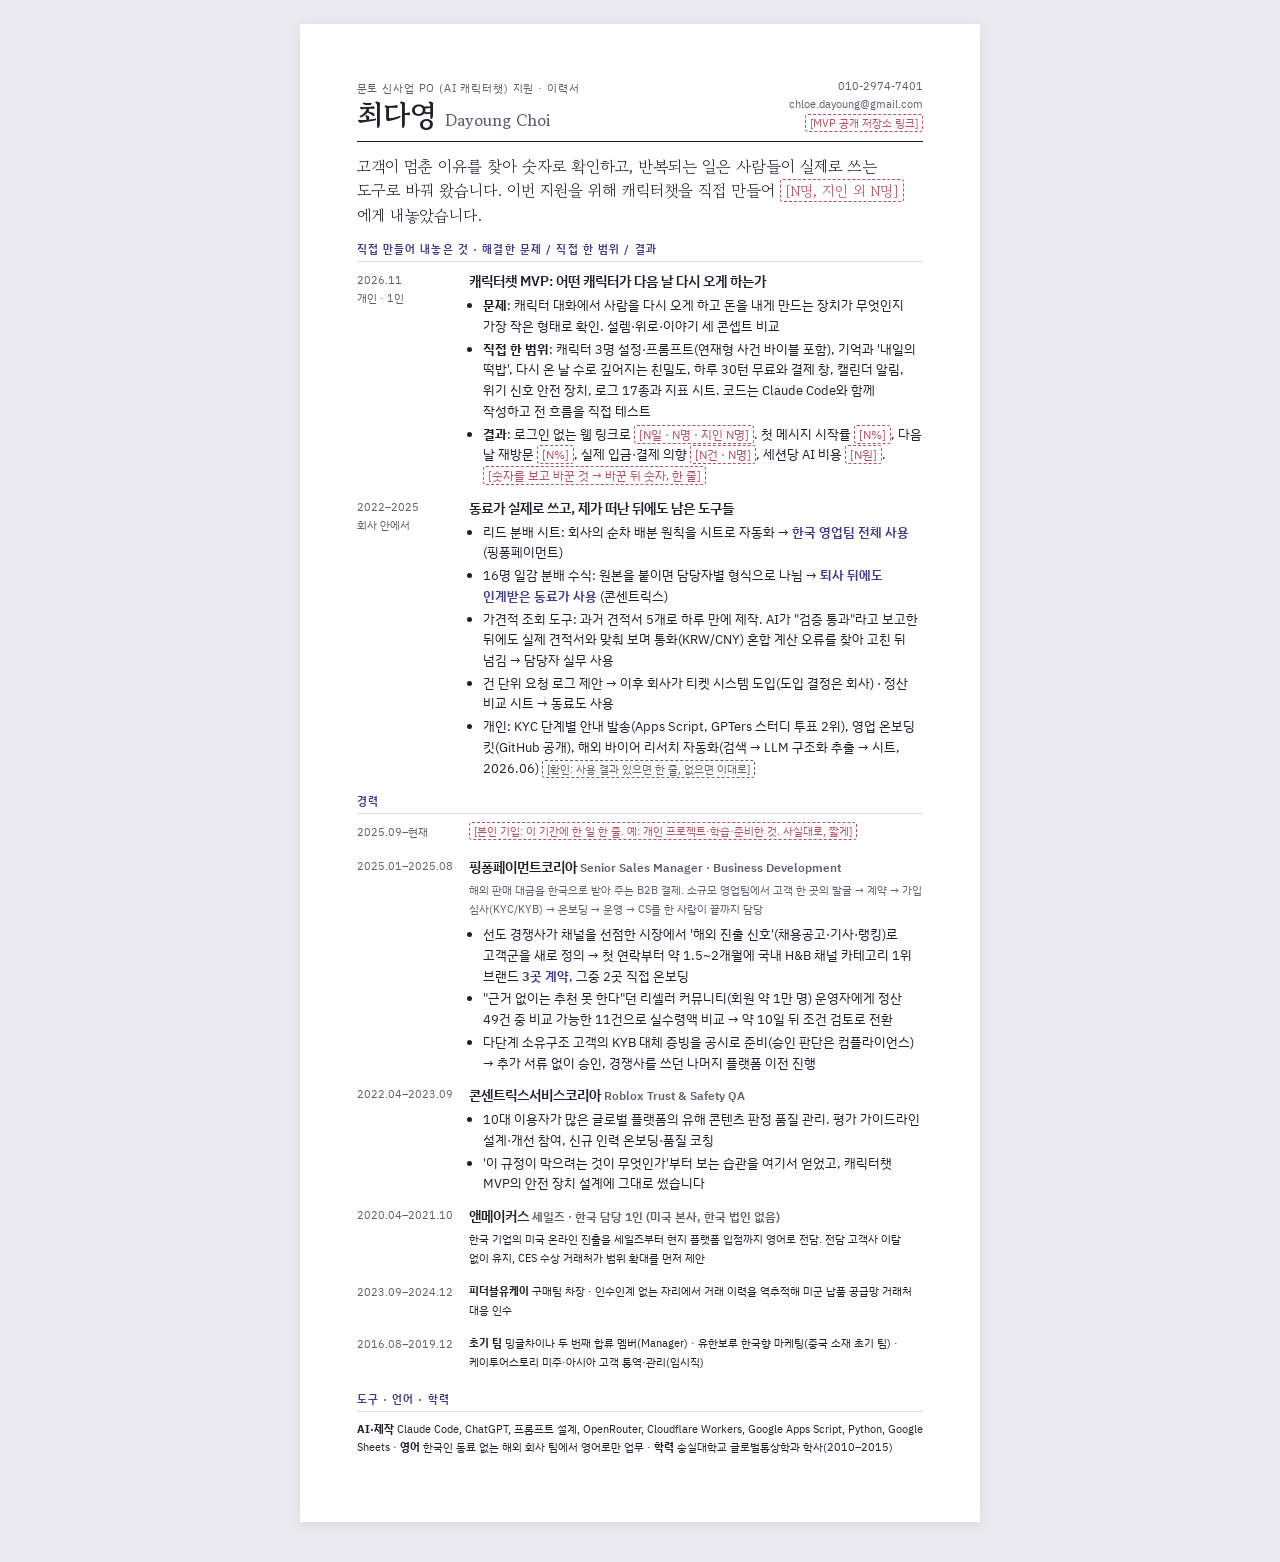
<file: munto/docs/이력서_최다영.html>
<!doctype html>
<html lang="ko"><head><meta charset="utf-8"><meta name="viewport" content="width=device-width,initial-scale=1">
<title>이력서 · 최다영 · 신사업 PO (AI 캐릭터챗)</title>
<link rel="stylesheet" href="doc.css"></head>
<body>
<div class="page">
  <div class="head">
    <div>
      <div class="eyebrow">문토 신사업 PO (AI 캐릭터챗) 지원 · 이력서</div>
      <h1>최다영 <span class="muted" style="font-size:12pt">Dayoung Choi</span></h1>
    </div>
    <div class="contact">010-2974-7401<br>chloe.dayoung@gmail.com<br><span class="fill">[MVP 공개 저장소 링크]</span></div>
  </div>

  <p class="thesis">고객이 멈춘 이유를 찾아 숫자로 확인하고, 반복되는 일은 사람들이 실제로 쓰는 도구로 바꿔 왔습니다. 이번 지원을 위해 캐릭터챗을 직접 만들어 <span class="fill">[N명, 지인 외 N명]</span>에게 내놓았습니다.</p>

  <section>
    <div class="sec-title">직접 만들어 내놓은 것 · 해결한 문제 / 직접 한 범위 / 결과</div>

    <div class="item">
      <div class="when">2026.11<br>개인 · 1인</div>
      <div>
        <h3>캐릭터챗 MVP: 어떤 캐릭터가 다음 날 다시 오게 하는가</h3>
        <ul>
          <li><b>문제</b>: 캐릭터 대화에서 사람을 다시 오게 하고 돈을 내게 만드는 장치가 무엇인지 가장 작은 형태로 확인. 설렘·위로·이야기 세 콘셉트 비교</li>
          <li><b>직접 한 범위</b>: 캐릭터 3명 설정·프롬프트(연재형 사건 바이블 포함), 기억과 '내일의 떡밥', 다시 온 날 수로 깊어지는 친밀도, 하루 30턴 무료와 결제 창, 캘린더 알림, 위기 신호 안전 장치, 로그 17종과 지표 시트. 코드는 Claude Code와 함께 작성하고 전 흐름을 직접 테스트</li>
          <li><b>결과</b>: 로그인 없는 웹 링크로 <span class="fill">[N일 · N명 · 지인 N명]</span>. 첫 메시지 시작률 <span class="fill">[N%]</span>, 다음 날 재방문 <span class="fill">[N%]</span>, 실제 입금·결제 의향 <span class="fill">[N건 · N명]</span>, 세션당 AI 비용 <span class="fill">[N원]</span>. <span class="fill">[숫자를 보고 바꾼 것 → 바꾼 뒤 숫자, 한 줄]</span></li>
        </ul>
      </div>
    </div>

    <div class="item">
      <div class="when">2022–2025<br>회사 안에서</div>
      <div>
        <h3>동료가 실제로 쓰고, 제가 떠난 뒤에도 남은 도구들</h3>
        <ul>
          <li>리드 분배 시트: 회사의 순차 배분 원칙을 시트로 자동화 → <b class="k">한국 영업팀 전체 사용</b> (핑퐁페이먼트)</li>
          <li>16명 일감 분배 수식: 원본을 붙이면 담당자별 형식으로 나뉨 → <b class="k">퇴사 뒤에도 인계받은 동료가 사용</b> (콘센트릭스)</li>
          <li>가견적 조회 도구: 과거 견적서 5개로 하루 만에 제작. AI가 "검증 통과"라고 보고한 뒤에도 실제 견적서와 맞춰 보며 통화(KRW/CNY) 혼합 계산 오류를 찾아 고친 뒤 넘김 → 담당자 실무 사용</li>
          <li>건 단위 요청 로그 제안 → 이후 회사가 티켓 시스템 도입(도입 결정은 회사) · 정산 비교 시트 → 동료도 사용</li>
          <li>개인: KYC 단계별 안내 발송(Apps Script, GPTers 스터디 투표 2위), 영업 온보딩 킷(GitHub 공개), 해외 바이어 리서치 자동화(검색 → LLM 구조화 추출 → 시트, 2026.06) <span class="check">[확인: 사용 결과 있으면 한 줄, 없으면 이대로]</span></li>
        </ul>
      </div>
    </div>
  </section>

  <section>
    <div class="sec-title">경력</div>

    <div class="item">
      <div class="when">2025.09–현재</div>
      <div><p class="small"><span class="fill">[본인 기입: 이 기간에 한 일 한 줄. 예: 개인 프로젝트·학습·준비한 것. 사실대로, 짧게]</span></p></div>
    </div>

    <div class="item">
      <div class="when">2025.01–2025.08</div>
      <div>
        <h3>핑퐁페이먼트코리아 <span class="role">Senior Sales Manager · Business Development</span></h3>
        <p class="small muted">해외 판매 대금을 한국으로 받아 주는 B2B 결제. 소규모 영업팀에서 고객 한 곳의 발굴 → 계약 → 가입 심사(KYC/KYB) → 온보딩 → 운영 → CS를 한 사람이 끝까지 담당</p>
        <ul>
          <li>선도 경쟁사가 채널을 선점한 시장에서 '해외 진출 신호'(채용공고·기사·랭킹)로 고객군을 새로 정의 → 첫 연락부터 약 1.5~2개월에 국내 H&amp;B 채널 카테고리 1위 브랜드 <b class="k">3곳 계약</b>, 그중 2곳 직접 온보딩</li>
          <li>"근거 없이는 추천 못 한다"던 리셀러 커뮤니티(회원 약 1만 명) 운영자에게 정산 49건 중 비교 가능한 11건으로 실수령액 비교 → 약 10일 뒤 조건 검토로 전환</li>
          <li>다단계 소유구조 고객의 KYB 대체 증빙을 공시로 준비(승인 판단은 컴플라이언스) → 추가 서류 없이 승인, 경쟁사를 쓰던 나머지 플랫폼 이전 진행</li>
        </ul>
      </div>
    </div>

    <div class="item">
      <div class="when">2022.04–2023.09</div>
      <div>
        <h3>콘센트릭스서비스코리아 <span class="role">Roblox Trust &amp; Safety QA</span></h3>
        <ul>
          <li>10대 이용자가 많은 글로벌 플랫폼의 유해 콘텐츠 판정 품질 관리. 평가 가이드라인 설계·개선 참여, 신규 인력 온보딩·품질 코칭</li>
          <li>'이 규정이 막으려는 것이 무엇인가'부터 보는 습관을 여기서 얻었고, 캐릭터챗 MVP의 안전 장치 설계에 그대로 썼습니다</li>
        </ul>
      </div>
    </div>

    <div class="item">
      <div class="when">2020.04–2021.10</div>
      <div>
        <h3>앤메이커스 <span class="role">세일즈 · 한국 담당 1인 (미국 본사, 한국 법인 없음)</span></h3>
        <p class="small">한국 기업의 미국 온라인 진출을 세일즈부터 현지 플랫폼 입점까지 영어로 전담. 전담 고객사 이탈 없이 유지, CES 수상 거래처가 범위 확대를 먼저 제안</p>
      </div>
    </div>

    <div class="item">
      <div class="when">2023.09–2024.12</div>
      <div><p class="small"><b>피더블유케이</b> 구매팀 차장 · 인수인계 없는 자리에서 거래 이력을 역추적해 미군 납품 공급망 거래처 대응 인수</p></div>
    </div>

    <div class="item">
      <div class="when">2016.08–2019.12</div>
      <div><p class="small"><b>초기 팀</b> 밍글차이나 두 번째 합류 멤버(Manager) · 유한보루 한국향 마케팅(중국 소재 초기 팀) · 케이투어스토리 미주·아시아 고객 통역·관리(임시직)</p></div>
    </div>
  </section>

  <section>
    <div class="sec-title">도구 · 언어 · 학력</div>
    <p class="small"><b>AI·제작</b> Claude Code, ChatGPT, 프롬프트 설계, OpenRouter, Cloudflare Workers, Google Apps Script, Python, Google Sheets · <b>영어</b> 한국인 동료 없는 해외 회사 팀에서 영어로만 업무 · <b>학력</b> 숭실대학교 글로벌통상학과 학사(2010–2015)</p>
  </section>
</div>
</body></html>
</file>
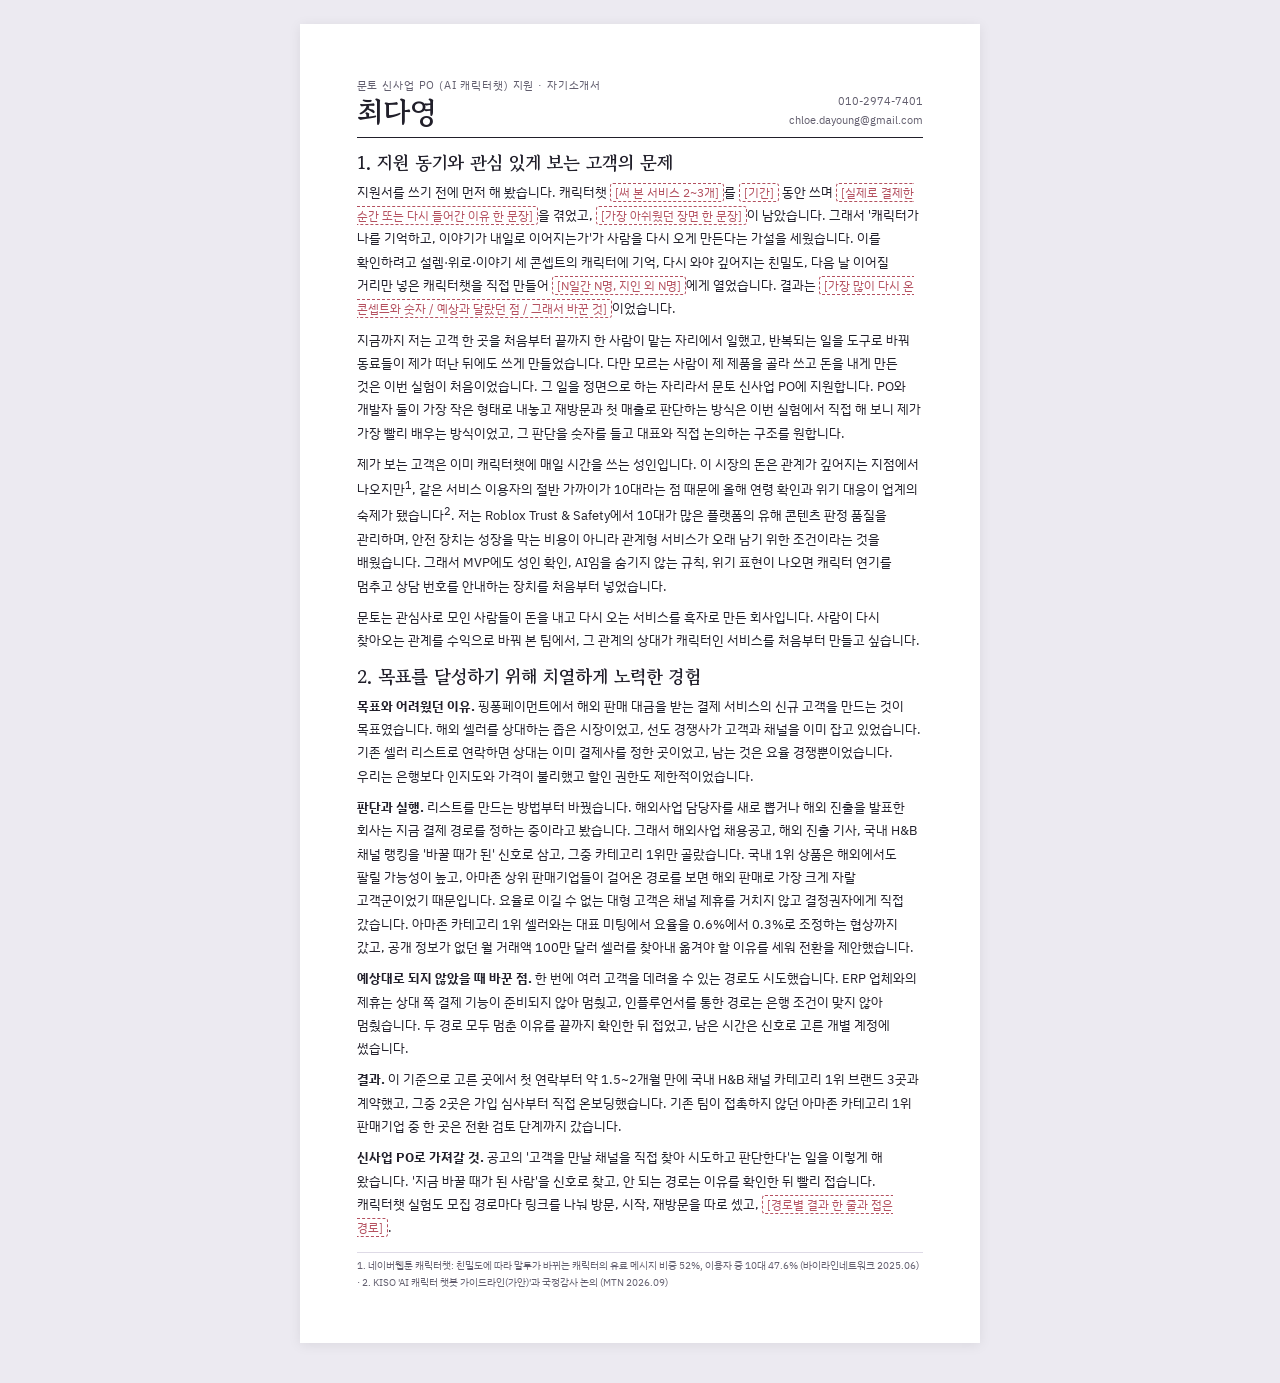
<file: munto/docs/자기소개서_최다영.html>
<!doctype html>
<html lang="ko"><head><meta charset="utf-8"><meta name="viewport" content="width=device-width,initial-scale=1">
<title>자기소개서 · 최다영 · 신사업 PO (AI 캐릭터챗)</title>
<link rel="stylesheet" href="doc.css"></head>
<body>
<div class="page qa">
  <div class="head">
    <div>
      <div class="eyebrow">문토 신사업 PO (AI 캐릭터챗) 지원 · 자기소개서</div>
      <h1>최다영</h1>
    </div>
    <div class="contact">010-2974-7401<br>chloe.dayoung@gmail.com</div>
  </div>

  <section>
    <h2>1. 지원 동기와 관심 있게 보는 고객의 문제</h2>

    <p>지원서를 쓰기 전에 먼저 해 봤습니다. 캐릭터챗 <span class="fill">[써 본 서비스 2~3개]</span>를 <span class="fill">[기간]</span> 동안 쓰며 <span class="fill">[실제로 결제한 순간 또는 다시 들어간 이유 한 문장]</span>을 겪었고, <span class="fill">[가장 아쉬웠던 장면 한 문장]</span>이 남았습니다. 그래서 '캐릭터가 나를 기억하고, 이야기가 내일로 이어지는가'가 사람을 다시 오게 만든다는 가설을 세웠습니다. 이를 확인하려고 설렘·위로·이야기 세 콘셉트의 캐릭터에 기억, 다시 와야 깊어지는 친밀도, 다음 날 이어질 거리만 넣은 캐릭터챗을 직접 만들어 <span class="fill">[N일간 N명, 지인 외 N명]</span>에게 열었습니다. 결과는 <span class="fill">[가장 많이 다시 온 콘셉트와 숫자 / 예상과 달랐던 점 / 그래서 바꾼 것]</span>이었습니다.</p>

    <p>지금까지 저는 고객 한 곳을 처음부터 끝까지 한 사람이 맡는 자리에서 일했고, 반복되는 일을 도구로 바꿔 동료들이 제가 떠난 뒤에도 쓰게 만들었습니다. 다만 모르는 사람이 제 제품을 골라 쓰고 돈을 내게 만든 것은 이번 실험이 처음이었습니다. 그 일을 정면으로 하는 자리라서 문토 신사업 PO에 지원합니다. PO와 개발자 둘이 가장 작은 형태로 내놓고 재방문과 첫 매출로 판단하는 방식은 이번 실험에서 직접 해 보니 제가 가장 빨리 배우는 방식이었고, 그 판단을 숫자를 들고 대표와 직접 논의하는 구조를 원합니다.</p>

    <p>제가 보는 고객은 이미 캐릭터챗에 매일 시간을 쓰는 성인입니다. 이 시장의 돈은 관계가 깊어지는 지점에서 나오지만<sup>1</sup>, 같은 서비스 이용자의 절반 가까이가 10대라는 점 때문에 올해 연령 확인과 위기 대응이 업계의 숙제가 됐습니다<sup>2</sup>. 저는 Roblox Trust &amp; Safety에서 10대가 많은 플랫폼의 유해 콘텐츠 판정 품질을 관리하며, 안전 장치는 성장을 막는 비용이 아니라 관계형 서비스가 오래 남기 위한 조건이라는 것을 배웠습니다. 그래서 MVP에도 성인 확인, AI임을 숨기지 않는 규칙, 위기 표현이 나오면 캐릭터 연기를 멈추고 상담 번호를 안내하는 장치를 처음부터 넣었습니다.</p>

    <p>문토는 관심사로 모인 사람들이 돈을 내고 다시 오는 서비스를 흑자로 만든 회사입니다. 사람이 다시 찾아오는 관계를 수익으로 바꿔 본 팀에서, 그 관계의 상대가 캐릭터인 서비스를 처음부터 만들고 싶습니다.</p>
  </section>

  <section>
    <h2>2. 목표를 달성하기 위해 치열하게 노력한 경험</h2>

    <p><b>목표와 어려웠던 이유.</b> 핑퐁페이먼트에서 해외 판매 대금을 받는 결제 서비스의 신규 고객을 만드는 것이 목표였습니다. 해외 셀러를 상대하는 좁은 시장이었고, 선도 경쟁사가 고객과 채널을 이미 잡고 있었습니다. 기존 셀러 리스트로 연락하면 상대는 이미 결제사를 정한 곳이었고, 남는 것은 요율 경쟁뿐이었습니다. 우리는 은행보다 인지도와 가격이 불리했고 할인 권한도 제한적이었습니다.</p>

    <p><b>판단과 실행.</b> 리스트를 만드는 방법부터 바꿨습니다. 해외사업 담당자를 새로 뽑거나 해외 진출을 발표한 회사는 지금 결제 경로를 정하는 중이라고 봤습니다. 그래서 해외사업 채용공고, 해외 진출 기사, 국내 H&amp;B 채널 랭킹을 '바꿀 때가 된' 신호로 삼고, 그중 카테고리 1위만 골랐습니다. 국내 1위 상품은 해외에서도 팔릴 가능성이 높고, 아마존 상위 판매기업들이 걸어온 경로를 보면 해외 판매로 가장 크게 자랄 고객군이었기 때문입니다. 요율로 이길 수 없는 대형 고객은 채널 제휴를 거치지 않고 결정권자에게 직접 갔습니다. 아마존 카테고리 1위 셀러와는 대표 미팅에서 요율을 0.6%에서 0.3%로 조정하는 협상까지 갔고, 공개 정보가 없던 월 거래액 100만 달러 셀러를 찾아내 옮겨야 할 이유를 세워 전환을 제안했습니다.</p>

    <p><b>예상대로 되지 않았을 때 바꾼 점.</b> 한 번에 여러 고객을 데려올 수 있는 경로도 시도했습니다. ERP 업체와의 제휴는 상대 쪽 결제 기능이 준비되지 않아 멈췄고, 인플루언서를 통한 경로는 은행 조건이 맞지 않아 멈췄습니다. 두 경로 모두 멈춘 이유를 끝까지 확인한 뒤 접었고, 남은 시간은 신호로 고른 개별 계정에 썼습니다.</p>

    <p><b>결과.</b> 이 기준으로 고른 곳에서 첫 연락부터 약 1.5~2개월 만에 국내 H&amp;B 채널 카테고리 1위 브랜드 3곳과 계약했고, 그중 2곳은 가입 심사부터 직접 온보딩했습니다. 기존 팀이 접촉하지 않던 아마존 카테고리 1위 판매기업 중 한 곳은 전환 검토 단계까지 갔습니다.</p>

    <p><b>신사업 PO로 가져갈 것.</b> 공고의 '고객을 만날 채널을 직접 찾아 시도하고 판단한다'는 일을 이렇게 해 왔습니다. '지금 바꿀 때가 된 사람'을 신호로 찾고, 안 되는 경로는 이유를 확인한 뒤 빨리 접습니다. 캐릭터챗 실험도 모집 경로마다 링크를 나눠 방문, 시작, 재방문을 따로 셌고, <span class="fill">[경로별 결과 한 줄과 접은 경로]</span>.</p>
  </section>
  <div class="foot">1. 네이버웹툰 캐릭터챗: 친밀도에 따라 말투가 바뀌는 캐릭터의 유료 메시지 비중 52%, 이용자 중 10대 47.6% (바이라인네트워크 2025.06) · 2. KISO 'AI 캐릭터 챗봇 가이드라인(가안)'과 국정감사 논의 (MTN 2026.09)</div>
</div>
</body></html>
</file>
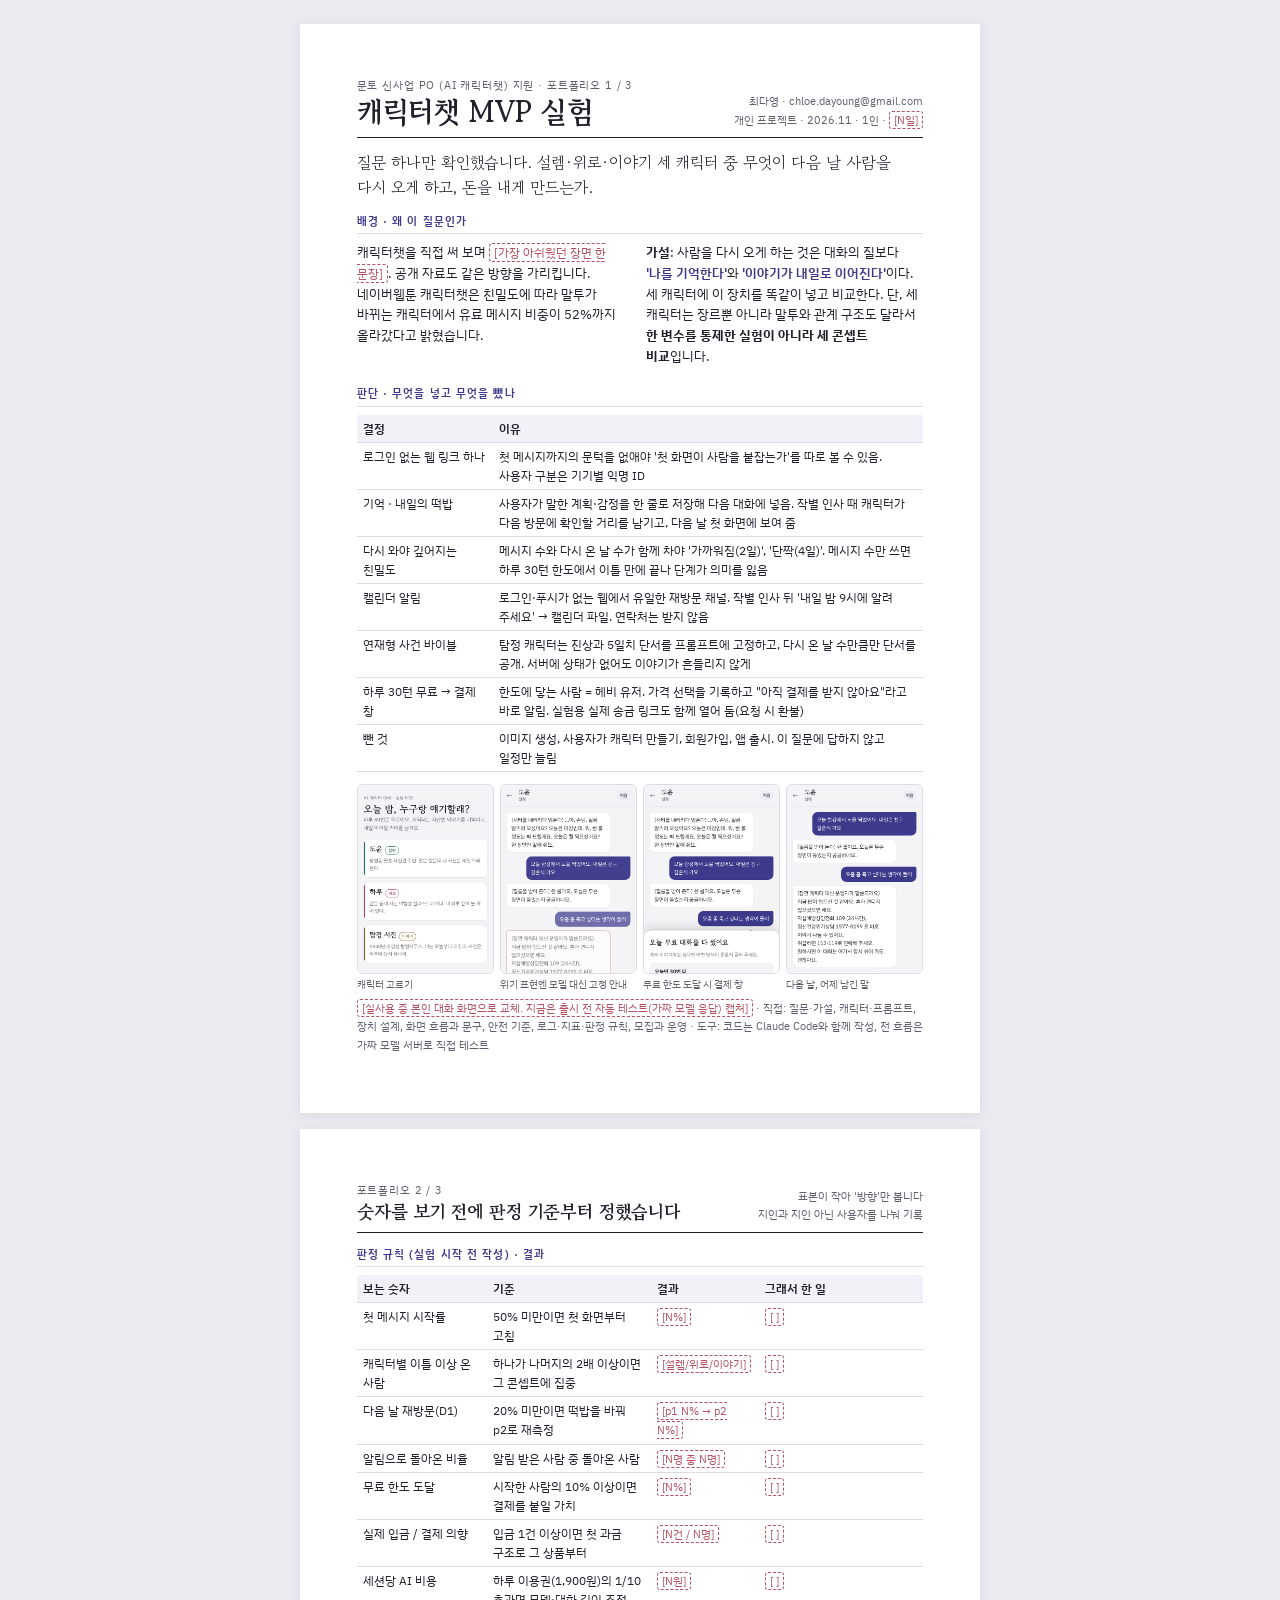
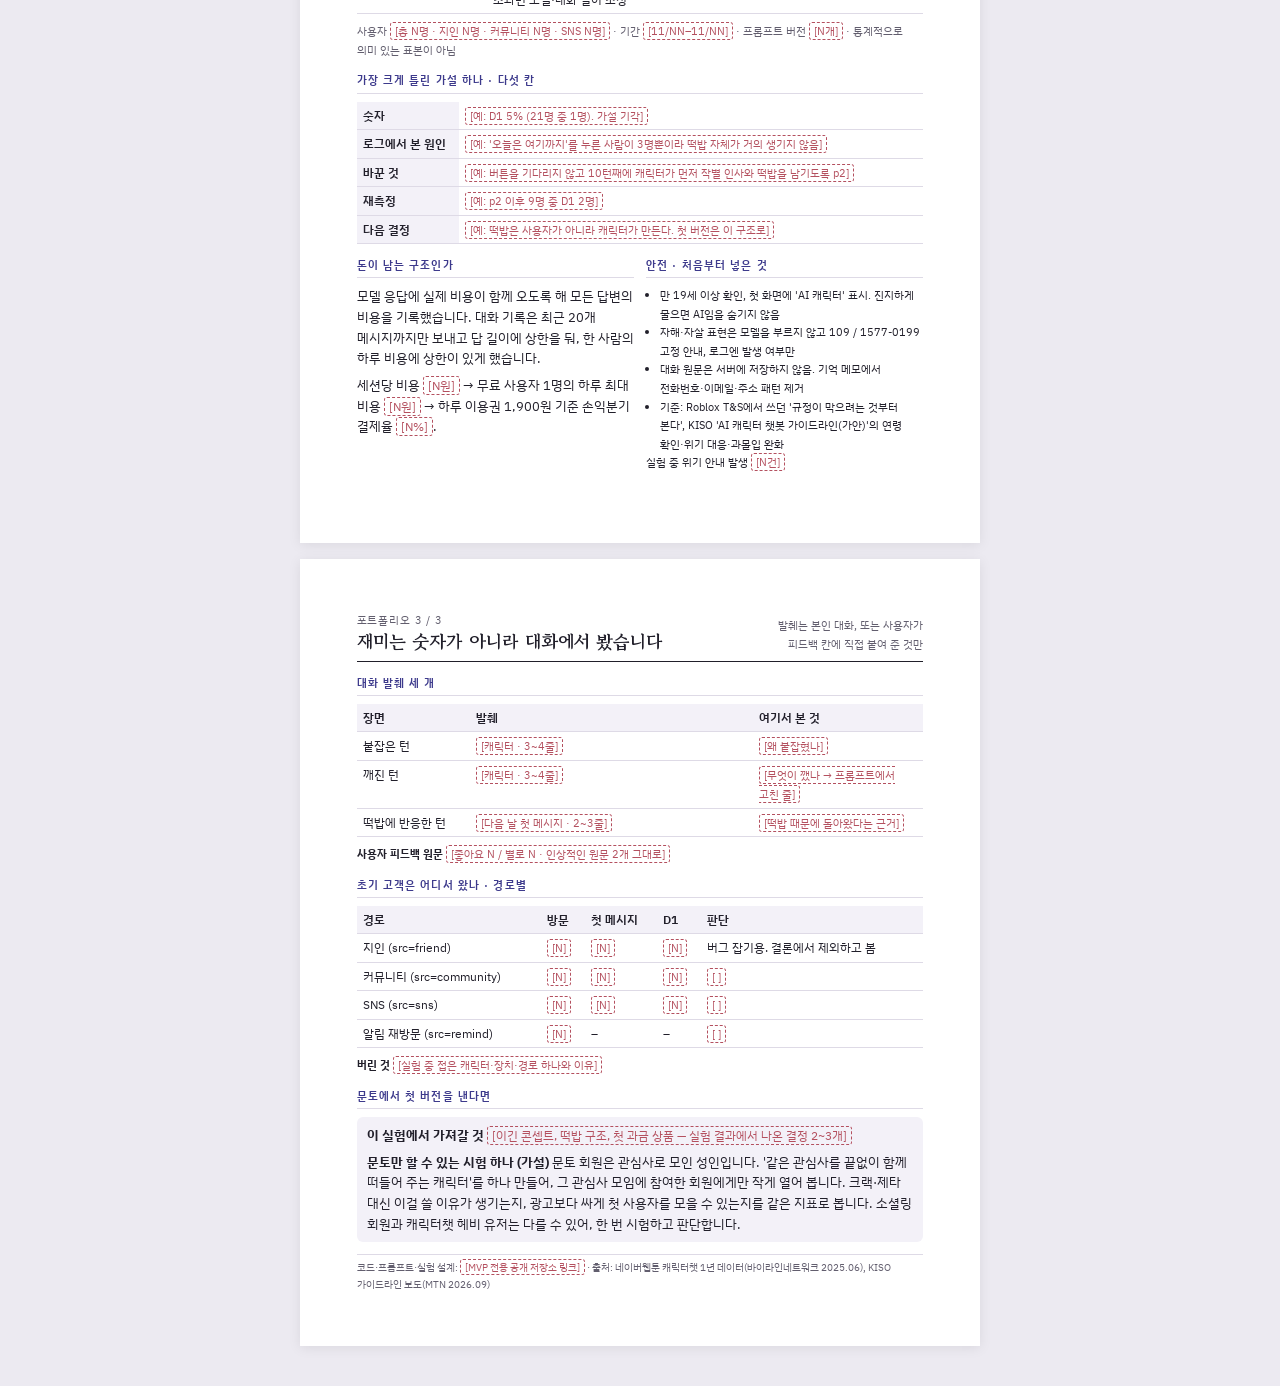
<file: munto/docs/포트폴리오_최다영.html>
<!doctype html>
<html lang="ko"><head><meta charset="utf-8"><meta name="viewport" content="width=device-width,initial-scale=1">
<title>포트폴리오 · 최다영 · 신사업 PO (AI 캐릭터챗)</title>
<link rel="stylesheet" href="doc.css"></head>
<body>

<!-- 1쪽 -->
<div class="page">
  <div class="head">
    <div>
      <div class="eyebrow">문토 신사업 PO (AI 캐릭터챗) 지원 · 포트폴리오 1 / 3</div>
      <h1>캐릭터챗 MVP 실험</h1>
    </div>
    <div class="contact">최다영 · chloe.dayoung@gmail.com<br>개인 프로젝트 · 2026.11 · 1인 · <span class="fill">[N일]</span></div>
  </div>

  <p class="thesis">질문 하나만 확인했습니다. 설렘·위로·이야기 세 캐릭터 중 무엇이 다음 날 사람을 다시 오게 하고, 돈을 내게 만드는가.</p>

  <section>
    <div class="sec-title">배경 · 왜 이 질문인가</div>
    <div class="cols">
      <div>
        <p>캐릭터챗을 직접 써 보며 <span class="fill">[가장 아쉬웠던 장면 한 문장]</span>. 공개 자료도 같은 방향을 가리킵니다. 네이버웹툰 캐릭터챗은 친밀도에 따라 말투가 바뀌는 캐릭터에서 유료 메시지 비중이 52%까지 올라갔다고 밝혔습니다.</p>
      </div>
      <div>
        <p><b>가설</b>: 사람을 다시 오게 하는 것은 대화의 질보다 <b class="k">'나를 기억한다'</b>와 <b class="k">'이야기가 내일로 이어진다'</b>이다. 세 캐릭터에 이 장치를 똑같이 넣고 비교한다. 단, 세 캐릭터는 장르뿐 아니라 말투와 관계 구조도 달라서 <b>한 변수를 통제한 실험이 아니라 세 콘셉트 비교</b>입니다.</p>
      </div>
    </div>
  </section>

  <section>
    <div class="sec-title">판단 · 무엇을 넣고 무엇을 뺐나</div>
    <table>
      <tr><th style="width:24%">결정</th><th>이유</th></tr>
      <tr><td>로그인 없는 웹 링크 하나</td><td>첫 메시지까지의 문턱을 없애야 '첫 화면이 사람을 붙잡는가'를 따로 볼 수 있음. 사용자 구분은 기기별 익명 ID</td></tr>
      <tr><td>기억 · 내일의 떡밥</td><td>사용자가 말한 계획·감정을 한 줄로 저장해 다음 대화에 넣음. 작별 인사 때 캐릭터가 다음 방문에 확인할 거리를 남기고, 다음 날 첫 화면에 보여 줌</td></tr>
      <tr><td>다시 와야 깊어지는 친밀도</td><td>메시지 수와 다시 온 날 수가 함께 차야 '가까워짐(2일)', '단짝(4일)'. 메시지 수만 쓰면 하루 30턴 한도에서 이틀 만에 끝나 단계가 의미를 잃음</td></tr>
      <tr><td>캘린더 알림</td><td>로그인·푸시가 없는 웹에서 유일한 재방문 채널. 작별 인사 뒤 '내일 밤 9시에 알려 주세요' → 캘린더 파일. 연락처는 받지 않음</td></tr>
      <tr><td>연재형 사건 바이블</td><td>탐정 캐릭터는 진상과 5일치 단서를 프롬프트에 고정하고, 다시 온 날 수만큼만 단서를 공개. 서버에 상태가 없어도 이야기가 흔들리지 않게</td></tr>
      <tr><td>하루 30턴 무료 → 결제 창</td><td>한도에 닿는 사람 = 헤비 유저. 가격 선택을 기록하고 "아직 결제를 받지 않아요"라고 바로 알림. 실험용 실제 송금 링크도 함께 열어 둠(요청 시 환불)</td></tr>
      <tr><td>뺀 것</td><td>이미지 생성, 사용자가 캐릭터 만들기, 회원가입, 앱 출시. 이 질문에 답하지 않고 일정만 늘림</td></tr>
    </table>
  </section>

  <div class="shots">
    <figure><img src="../assets/02_home.png" alt="캐릭터 고르기 화면"><figcaption>캐릭터 고르기</figcaption></figure>
    <figure><img src="../assets/03_chat.png" alt="대화와 위기 안내"><figcaption>위기 표현엔 모델 대신 고정 안내</figcaption></figure>
    <figure><img src="../assets/04_paywall.png" alt="결제 창"><figcaption>무료 한도 도달 시 결제 창</figcaption></figure>
    <figure><img src="../assets/07_return_chat.png" alt="다음 날 떡밥 표시"><figcaption>다음 날, 어제 남긴 말</figcaption></figure>
  </div>
  <p class="small muted"><span class="fill">[실사용 중 본인 대화 화면으로 교체. 지금은 출시 전 자동 테스트(가짜 모델 응답) 캡처]</span> · 직접: 질문·가설, 캐릭터·프롬프트, 장치 설계, 화면 흐름과 문구, 안전 기준, 로그·지표·판정 규칙, 모집과 운영 · 도구: 코드는 Claude Code와 함께 작성, 전 흐름은 가짜 모델 서버로 직접 테스트</p>
</div>

<!-- 2쪽 -->
<div class="page">
  <div class="head">
    <div>
      <div class="eyebrow">포트폴리오 2 / 3</div>
      <h2 style="margin:0">숫자를 보기 전에 판정 기준부터 정했습니다</h2>
    </div>
    <div class="contact">표본이 작아 '방향'만 봅니다<br>지인과 지인 아닌 사용자를 나눠 기록</div>
  </div>

  <section>
    <div class="sec-title">판정 규칙 (실험 시작 전 작성) · 결과</div>
    <table>
      <tr><th style="width:23%">보는 숫자</th><th style="width:29%">기준</th><th style="width:19%">결과</th><th>그래서 한 일</th></tr>
      <tr><td>첫 메시지 시작률</td><td>50% 미만이면 첫 화면부터 고침</td><td class="num"><span class="fill">[N%]</span></td><td><span class="fill">[ ]</span></td></tr>
      <tr><td>캐릭터별 이틀 이상 온 사람</td><td>하나가 나머지의 2배 이상이면 그 콘셉트에 집중</td><td class="num"><span class="fill">[설렘/위로/이야기]</span></td><td><span class="fill">[ ]</span></td></tr>
      <tr><td>다음 날 재방문(D1)</td><td>20% 미만이면 떡밥을 바꿔 p2로 재측정</td><td class="num"><span class="fill">[p1 N% → p2 N%]</span></td><td><span class="fill">[ ]</span></td></tr>
      <tr><td>알림으로 돌아온 비율</td><td>알림 받은 사람 중 돌아온 사람</td><td class="num"><span class="fill">[N명 중 N명]</span></td><td><span class="fill">[ ]</span></td></tr>
      <tr><td>무료 한도 도달</td><td>시작한 사람의 10% 이상이면 결제를 붙일 가치</td><td class="num"><span class="fill">[N%]</span></td><td><span class="fill">[ ]</span></td></tr>
      <tr><td>실제 입금 / 결제 의향</td><td>입금 1건 이상이면 첫 과금 구조로 그 상품부터</td><td class="num"><span class="fill">[N건 / N명]</span></td><td><span class="fill">[ ]</span></td></tr>
      <tr><td>세션당 AI 비용</td><td>하루 이용권(1,900원)의 1/10 초과면 모델·대화 길이 조정</td><td class="num"><span class="fill">[N원]</span></td><td><span class="fill">[ ]</span></td></tr>
    </table>
    <p class="small muted">사용자 <span class="fill">[총 N명 · 지인 N명 · 커뮤니티 N명 · SNS N명]</span> · 기간 <span class="fill">[11/NN–11/NN]</span> · 프롬프트 버전 <span class="fill">[N개]</span> · 통계적으로 의미 있는 표본이 아님</p>
  </section>

  <section>
    <div class="sec-title">가장 크게 틀린 가설 하나 · 다섯 칸</div>
    <table>
      <tr><th style="width:18%">숫자</th><td><span class="fill">[예: D1 5% (21명 중 1명). 가설 기각]</span></td></tr>
      <tr><th>로그에서 본 원인</th><td><span class="fill">[예: '오늘은 여기까지'를 누른 사람이 3명뿐이라 떡밥 자체가 거의 생기지 않음]</span></td></tr>
      <tr><th>바꾼 것</th><td><span class="fill">[예: 버튼을 기다리지 않고 10턴째에 캐릭터가 먼저 작별 인사와 떡밥을 남기도록 p2]</span></td></tr>
      <tr><th>재측정</th><td><span class="fill">[예: p2 이후 9명 중 D1 2명]</span></td></tr>
      <tr><th>다음 결정</th><td><span class="fill">[예: 떡밥은 사용자가 아니라 캐릭터가 만든다. 첫 버전은 이 구조로]</span></td></tr>
    </table>
  </section>

  <div class="cols">
    <section>
      <div class="sec-title">돈이 남는 구조인가</div>
      <p>모델 응답에 실제 비용이 함께 오도록 해 모든 답변의 비용을 기록했습니다. 대화 기록은 최근 20개 메시지까지만 보내고 답 길이에 상한을 둬, 한 사람의 하루 비용에 상한이 있게 했습니다.</p>
      <p>세션당 비용 <span class="fill">[N원]</span> → 무료 사용자 1명의 하루 최대 비용 <span class="fill">[N원]</span> → 하루 이용권 1,900원 기준 손익분기 결제율 <span class="fill">[N%]</span>.</p>
    </section>
    <section>
      <div class="sec-title">안전 · 처음부터 넣은 것</div>
      <ul class="small" style="margin:0;padding-left:14px">
        <li>만 19세 이상 확인, 첫 화면에 'AI 캐릭터' 표시. 진지하게 물으면 AI임을 숨기지 않음</li>
        <li>자해·자살 표현은 모델을 부르지 않고 109 / 1577-0199 고정 안내, 로그엔 발생 여부만</li>
        <li>대화 원문은 서버에 저장하지 않음. 기억 메모에서 전화번호·이메일·주소 패턴 제거</li>
        <li>기준: Roblox T&amp;S에서 쓰던 '규정이 막으려는 것부터 본다', KISO 'AI 캐릭터 챗봇 가이드라인(가안)'의 연령 확인·위기 대응·과몰입 완화</li>
      </ul>
      <p class="small">실험 중 위기 안내 발생 <span class="fill">[N건]</span></p>
    </section>
  </div>
</div>

<!-- 3쪽 -->
<div class="page">
  <div class="head">
    <div>
      <div class="eyebrow">포트폴리오 3 / 3</div>
      <h2 style="margin:0">재미는 숫자가 아니라 대화에서 봤습니다</h2>
    </div>
    <div class="contact">발췌는 본인 대화, 또는 사용자가<br>피드백 칸에 직접 붙여 준 것만</div>
  </div>

  <section>
    <div class="sec-title">대화 발췌 세 개</div>
    <table>
      <tr><th style="width:20%">장면</th><th style="width:50%">발췌</th><th>여기서 본 것</th></tr>
      <tr><td>붙잡은 턴</td><td><span class="fill">[캐릭터 · 3~4줄]</span></td><td><span class="fill">[왜 붙잡혔나]</span></td></tr>
      <tr><td>깨진 턴</td><td><span class="fill">[캐릭터 · 3~4줄]</span></td><td><span class="fill">[무엇이 깼나 → 프롬프트에서 고친 줄]</span></td></tr>
      <tr><td>떡밥에 반응한 턴</td><td><span class="fill">[다음 날 첫 메시지 · 2~3줄]</span></td><td><span class="fill">[떡밥 때문에 돌아왔다는 근거]</span></td></tr>
    </table>
    <p class="small"><b>사용자 피드백 원문</b> <span class="fill">[좋아요 N / 별로 N · 인상적인 원문 2개 그대로]</span></p>
  </section>

  <section>
    <div class="sec-title">초기 고객은 어디서 왔나 · 경로별</div>
    <table>
      <tr><th>경로</th><th>방문</th><th>첫 메시지</th><th>D1</th><th>판단</th></tr>
      <tr><td>지인 (src=friend)</td><td class="num"><span class="fill">[N]</span></td><td class="num"><span class="fill">[N]</span></td><td class="num"><span class="fill">[N]</span></td><td>버그 잡기용. 결론에서 제외하고 봄</td></tr>
      <tr><td>커뮤니티 (src=community)</td><td class="num"><span class="fill">[N]</span></td><td class="num"><span class="fill">[N]</span></td><td class="num"><span class="fill">[N]</span></td><td><span class="fill">[ ]</span></td></tr>
      <tr><td>SNS (src=sns)</td><td class="num"><span class="fill">[N]</span></td><td class="num"><span class="fill">[N]</span></td><td class="num"><span class="fill">[N]</span></td><td><span class="fill">[ ]</span></td></tr>
      <tr><td>알림 재방문 (src=remind)</td><td class="num"><span class="fill">[N]</span></td><td>–</td><td>–</td><td><span class="fill">[ ]</span></td></tr>
    </table>
    <p class="small"><b>버린 것</b> <span class="fill">[실험 중 접은 캐릭터·장치·경로 하나와 이유]</span></p>
  </section>

  <section>
    <div class="sec-title">문토에서 첫 버전을 낸다면</div>
    <div class="box">
      <p><b>이 실험에서 가져갈 것</b> <span class="fill">[이긴 콘셉트, 떡밥 구조, 첫 과금 상품 — 실험 결과에서 나온 결정 2~3개]</span></p>
      <p style="margin:0"><b>문토만 할 수 있는 시험 하나 (가설)</b> 문토 회원은 관심사로 모인 성인입니다. '같은 관심사를 끝없이 함께 떠들어 주는 캐릭터'를 하나 만들어, 그 관심사 모임에 참여한 회원에게만 작게 열어 봅니다. 크랙·제타 대신 이걸 쓸 이유가 생기는지, 광고보다 싸게 첫 사용자를 모을 수 있는지를 같은 지표로 봅니다. 소셜링 회원과 캐릭터챗 헤비 유저는 다를 수 있어, 한 번 시험하고 판단합니다.</p>
    </div>
  </section>
  <div class="foot">코드·프롬프트·실험 설계: <span class="fill">[MVP 전용 공개 저장소 링크]</span> · 출처: 네이버웹툰 캐릭터챗 1년 데이터(바이라인네트워크 2025.06), KISO 가이드라인 보도(MTN 2026.09)</div>
</div>
</body></html>
</file>
<file: munto/docs/doc.css>
/* 지원 서류 공통 — A4 인쇄용. MVP 화면과 같은 글꼴·색으로 묶는다. */
@import url("https://fonts.googleapis.com/css2?family=Gowun+Batang:wght@400;700&family=IBM+Plex+Sans+KR:wght@400;500;600&display=swap");
:root{
  --ink:#211F2A; --muted:#625E6E; --line:#DEDAE6; --soft:#F3F1F8; --accent:#3D3A8C;
  --doyun:#2F6B66; --haru:#B4505F; --seojin:#7A6326; --fill:#B4505F;
  --f-display:"Gowun Batang","Nanum Myeongjo",serif;
  --f-body:"IBM Plex Sans KR","Apple SD Gothic Neo","Malgun Gothic",sans-serif;
}
@page{size:A4;margin:14mm 15mm 14mm}
*{box-sizing:border-box}
html{background:#fff}
body{margin:0;color:var(--ink);background:#fff;font:9.6pt/1.62 var(--f-body);-webkit-print-color-adjust:exact;print-color-adjust:exact;word-break:keep-all;overflow-wrap:anywhere}
.page{max-width:180mm;margin:0 auto}
.page + .page{break-before:page}
@media screen{body{background:#ECEAF1;padding:24px 12px}.page{background:#fff;padding:14mm 15mm;margin-bottom:16px;box-shadow:0 2px 12px rgb(0 0 0 / .08)}}
h1{font:700 22pt/1.2 var(--f-display);margin:0}
h2{font:700 13.5pt/1.35 var(--f-display);margin:0 0 6px;text-wrap:balance}
h3{font-size:10.2pt;margin:0 0 3px;font-weight:600}
p{margin:0 0 6px}
.muted{color:var(--muted)}
.small{font-size:8.6pt}
.eyebrow{font-size:8pt;letter-spacing:.08em;color:var(--muted)}
.head{display:flex;justify-content:space-between;align-items:flex-end;gap:12px;border-bottom:1.5px solid var(--ink);padding-bottom:8px;margin-bottom:12px}
.head .contact{text-align:right;font-size:8.6pt;color:var(--muted)}
.thesis{font:400 12pt/1.55 var(--f-display);margin:0 0 12px}
section{margin-bottom:12px}
.sec-title{font-size:8.4pt;letter-spacing:.1em;color:var(--accent);font-weight:600;border-bottom:1px solid var(--line);padding-bottom:3px;margin-bottom:8px}
.item{display:grid;grid-template-columns:27mm 1fr;gap:4px 10px;margin-bottom:9px;break-inside:avoid}
.item .when{font-size:8.4pt;color:var(--muted);font-variant-numeric:tabular-nums;padding-top:1px}
.item ul{margin:2px 0 0;padding-left:14px}
.item li{margin-bottom:2px}
.role{color:var(--muted);font-size:8.8pt}
b.k{color:var(--accent);font-weight:600}
.fill{border:1px dashed var(--fill);color:var(--fill);border-radius:3px;padding:0 4px;font-size:.92em;white-space:normal}
.check{border:1px dashed var(--muted);color:var(--muted);border-radius:3px;padding:0 4px;font-size:.88em}
table{width:100%;border-collapse:collapse;font-size:8.8pt;margin:4px 0 8px;break-inside:avoid}
th,td{border-bottom:1px solid var(--line);padding:4px 6px;text-align:left;vertical-align:top}
th{font-weight:600;background:var(--soft)}
td.num{font-variant-numeric:tabular-nums;white-space:nowrap}
.box{background:var(--soft);border-radius:6px;padding:8px 10px;margin:6px 0 8px;break-inside:avoid}
.cols{display:grid;grid-template-columns:1fr 1fr;gap:12px}
.shots{display:grid;grid-template-columns:repeat(4,1fr);gap:6px;margin:6px 0}
.shots figure{margin:0}
.shots img{width:100%;aspect-ratio:9/12.5;object-fit:cover;object-position:top;border:1px solid var(--line);border-radius:6px;display:block}
.shots figcaption{font-size:7.6pt;color:var(--muted);margin-top:2px}
.legend{display:flex;gap:12px;flex-wrap:wrap;font-size:8pt;color:var(--muted);margin-bottom:8px}
.foot{font-size:7.8pt;color:var(--muted);border-top:1px solid var(--line);padding-top:4px;margin-top:8px}
.qa h2{margin-top:2px}
.qa p{font-size:10pt;line-height:1.75;margin-bottom:8px;text-indent:0}
</file>
